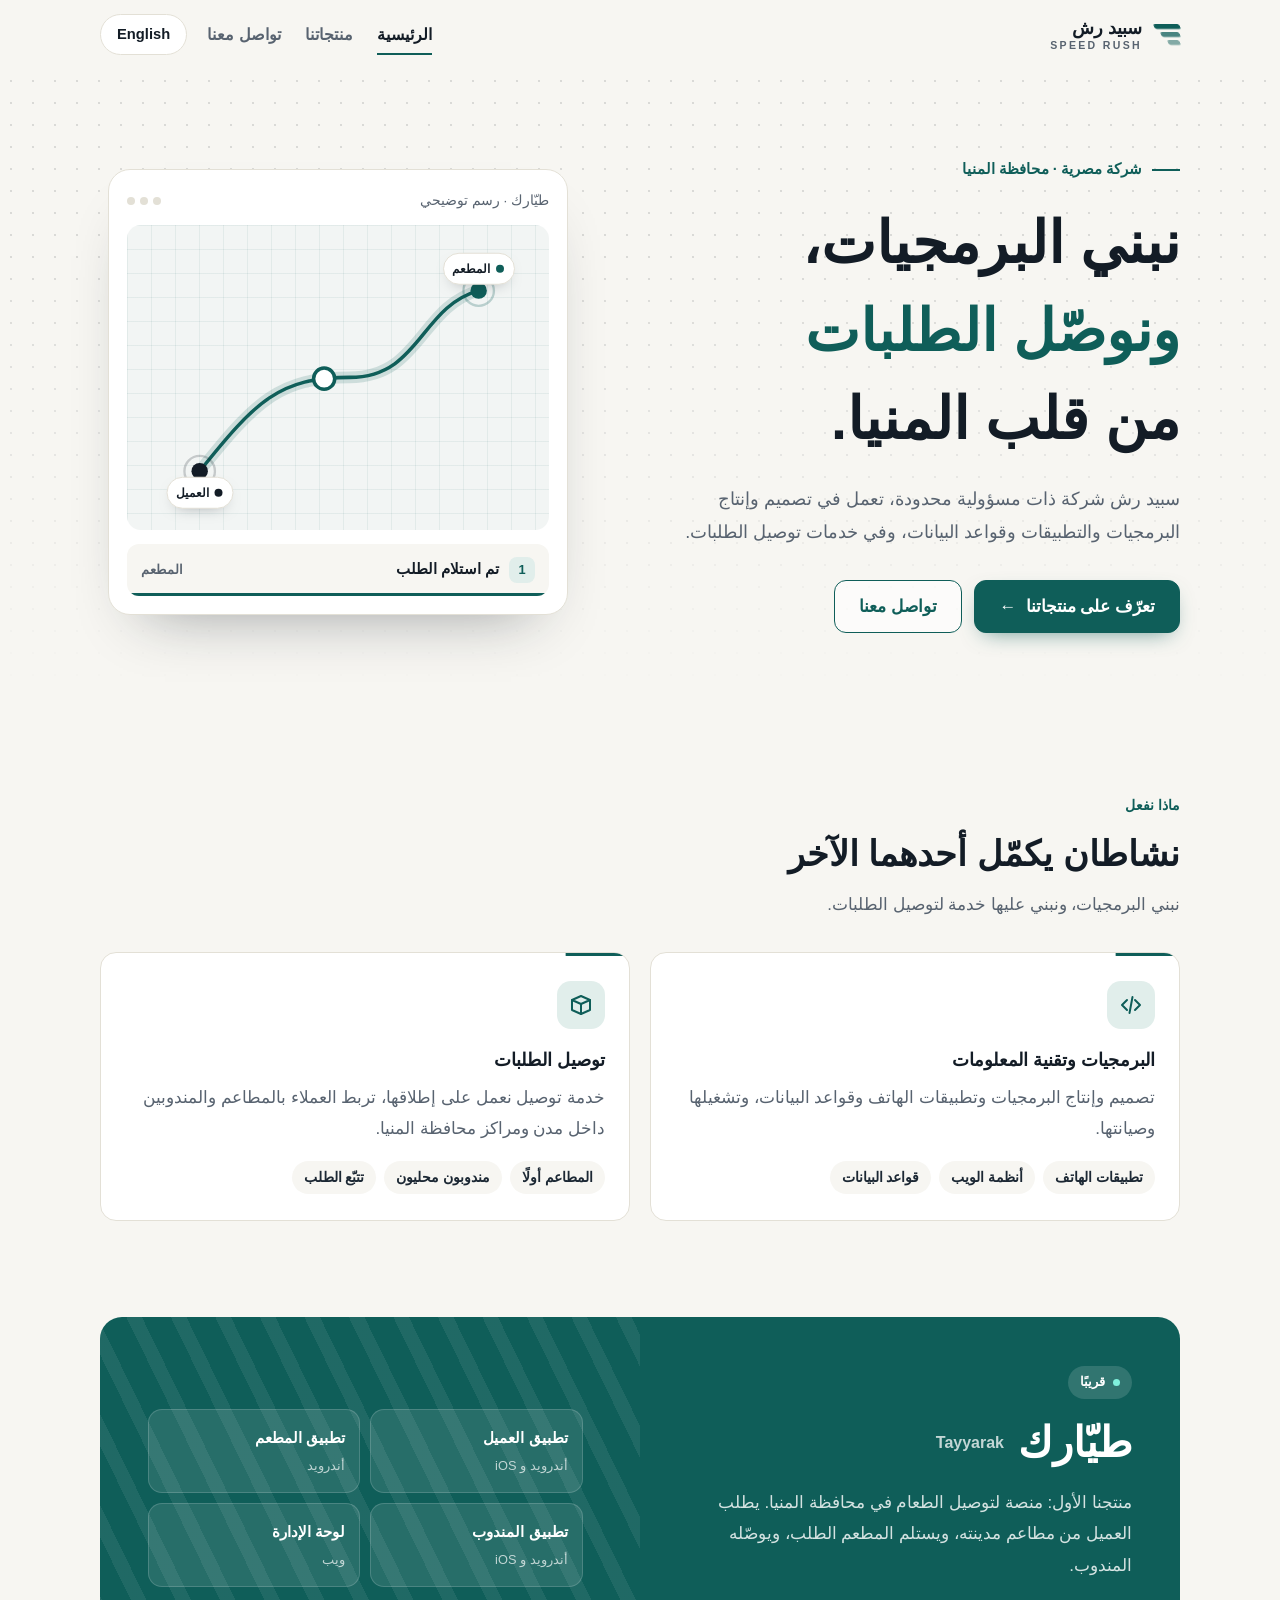
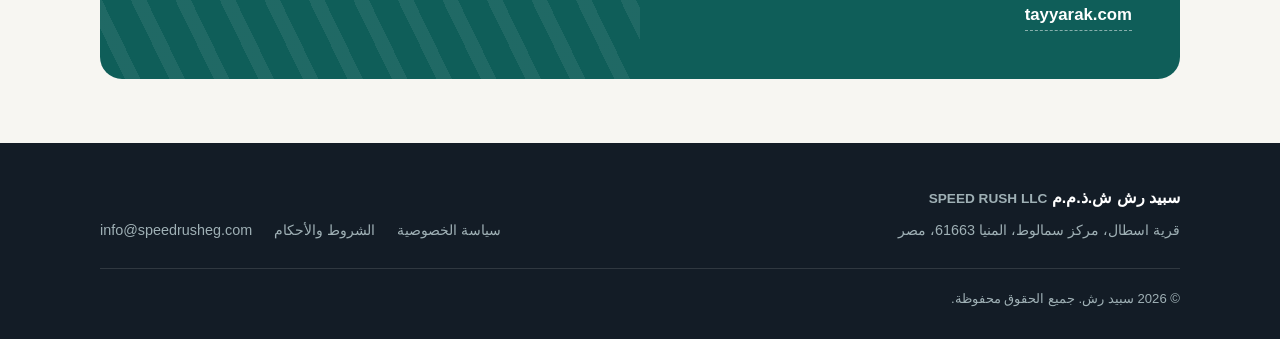
<file: index.html>
<!doctype html>
<html lang="ar" dir="rtl">
<head>
  <meta charset="utf-8">
  <meta name="viewport" content="width=device-width, initial-scale=1">
  <title>سبيد رش | برمجيات وتوصيل طلبات، المنيا</title>
  <meta name="description" content="سبيد رش ش.ذ.م.م شركة مصرية مقرّها محافظة المنيا، تعمل في تصميم وإنتاج البرمجيات والتطبيقات وقواعد البيانات وفي توصيل الطلبات.">
  <meta name="theme-color" content="#f7f6f2">
  <link rel="alternate" hreflang="ar" href="https://speedrusheg.com/">
  <link rel="alternate" hreflang="en" href="https://speedrusheg.com/en/">
  <link rel="stylesheet" href="/assets/style.css">
  <script>
    document.documentElement.classList.add("js");
    setTimeout(function () { if (!window.__motion) document.documentElement.classList.remove("js"); }, 2000);
  </script>
  <script src="/assets/motion.js" defer></script>
</head>
<body>
  <a class="skip" href="#main">تخطَّ إلى المحتوى</a>

  <header class="site-header">
    <div class="wrap">
      <a class="wordmark" href="/" aria-label="سبيد رش، الصفحة الرئيسية">
        <span class="bars" aria-hidden="true"><i></i><i></i><i></i></span>
        <span class="names">
          <span class="primary">سبيد رش</span>
          <span class="secondary latin" lang="en" dir="ltr">SPEED RUSH</span>
        </span>
      </a>
      <nav class="site-nav" aria-label="التنقل الرئيسي">
        <ul>
          <li><a href="/" aria-current="page">الرئيسية</a></li>
          <li><a href="/products">منتجاتنا</a></li>
          <li><a href="/contact">تواصل معنا</a></li>
        </ul>
      </nav>
      <a class="lang-switch latin" href="/en/" lang="en" hreflang="en">English</a>
    </div>
  </header>

  <main id="main">
    <section class="hero" aria-labelledby="hero-title">
      <div class="streaks" aria-hidden="true"><span></span><span></span><span></span><span></span><span></span></div>
      <div class="wrap hero-grid">
        <div class="hero-copy">
          <p class="eyebrow">شركة مصرية · محافظة المنيا</p>
          <h1 id="hero-title">
            <span class="line"><span style="--i:0">نبني البرمجيات،</span></span>
            <span class="line"><span style="--i:1" class="accent">ونوصّل الطلبات</span></span>
            <span class="line"><span style="--i:2">من قلب المنيا.</span></span>
          </h1>
          <p class="lead">سبيد رش شركة ذات مسؤولية محدودة، تعمل في تصميم وإنتاج البرمجيات والتطبيقات وقواعد البيانات، وفي خدمات توصيل الطلبات.</p>
          <div class="actions">
            <a class="btn btn-primary" href="/products">تعرّف على منتجاتنا <span class="arrow" aria-hidden="true">→</span></a>
            <a class="btn btn-ghost" href="/contact">تواصل معنا</a>
          </div>
        </div>

        <figure class="route-card" aria-hidden="true">
          <div class="route-top">
            <span>طيّارك · رسم توضيحي</span>
            <span class="dots"><i></i><i></i><i></i></span>
          </div>
          <div class="route-map">
            <svg viewBox="0 0 360 260" preserveAspectRatio="none" focusable="false">
              <path class="route-path-bg" d="M300 56 C 250 70, 250 130, 190 130 S 110 150, 62 210" />
              <path class="route-path" d="M300 56 C 250 70, 250 130, 190 130 S 110 150, 62 210" />
              <circle cx="300" cy="56" r="7" fill="#0f5e59" />
              <circle cx="300" cy="56" r="13" fill="none" stroke="#0f5e59" stroke-opacity=".25" stroke-width="2" />
              <circle cx="62" cy="210" r="7" fill="#131c26" />
              <circle cx="62" cy="210" r="13" fill="none" stroke="#131c26" stroke-opacity=".2" stroke-width="2" />
              <g class="mover">
                <circle r="9" fill="#ffffff" stroke="#0f5e59" stroke-width="3" />
                <animateMotion dur="7s" begin="1s" repeatCount="indefinite" calcMode="spline"
                  keyPoints="0;1;1" keyTimes="0;0.55;1" keySplines="0.16 1 0.3 1;0 0 1 1"
                  path="M300 56 C 250 70, 250 130, 190 130 S 110 150, 62 210" />
              </g>
            </svg>
            <span class="pin start">المطعم</span>
            <span class="pin end">العميل</span>
          </div>
          <div class="route-status">
            <div class="state"><b class="latin">1</b> تم استلام الطلب <small>المطعم</small></div>
            <div class="state"><b class="latin">2</b> في الطريق إليك <small>المندوب</small></div>
            <div class="state"><b class="latin">✓</b> تم التوصيل <small>العميل</small></div>
            <span class="route-progress"></span>
          </div>
        </figure>
      </div>
    </section>

    <section class="section" aria-labelledby="what">
      <div class="wrap">
        <div class="section-head reveal">
          <span class="kicker">ماذا نفعل</span>
          <h2 id="what">نشاطان يكمّل أحدهما الآخر</h2>
          <p class="section-intro">نبني البرمجيات، ونبني عليها خدمة لتوصيل الطلبات.</p>
        </div>
        <div class="cards">
          <article class="card reveal" style="--i:1">
            <span class="icon" aria-hidden="true">
              <svg viewBox="0 0 24 24" fill="none" stroke="currentColor" stroke-width="2" stroke-linecap="round" stroke-linejoin="round"><path d="M8 7l-5 5 5 5M16 7l5 5-5 5M13.5 4l-3 16"/></svg>
            </span>
            <h3>البرمجيات وتقنية المعلومات</h3>
            <p>تصميم وإنتاج البرمجيات وتطبيقات الهاتف وقواعد البيانات، وتشغيلها وصيانتها.</p>
            <ul>
              <li>تطبيقات الهاتف</li>
              <li>أنظمة الويب</li>
              <li>قواعد البيانات</li>
            </ul>
          </article>
          <article class="card reveal" style="--i:2">
            <span class="icon" aria-hidden="true">
              <svg viewBox="0 0 24 24" fill="none" stroke="currentColor" stroke-width="2" stroke-linecap="round" stroke-linejoin="round"><path d="M3 7l9-4 9 4-9 4-9-4z"/><path d="M3 7v10l9 4 9-4V7"/><path d="M12 11v10"/></svg>
            </span>
            <h3>توصيل الطلبات</h3>
            <p>خدمة توصيل نعمل على إطلاقها، تربط العملاء بالمطاعم والمندوبين داخل مدن ومراكز محافظة المنيا.</p>
            <ul>
              <li>المطاعم أولًا</li>
              <li>مندوبون محليون</li>
              <li>تتبّع الطلب</li>
            </ul>
          </article>
        </div>
      </div>
    </section>

    <section class="section" aria-labelledby="product-title" style="padding-top:0">
      <div class="wrap">
        <div class="product reveal">
          <div>
            <span class="badge">قريبًا</span>
            <div class="product-name" style="margin-top:14px">
              <h3 id="product-title">طيّارك</h3>
              <span class="en-name" lang="en" dir="ltr">Tayyarak</span>
            </div>
            <p>منتجنا الأول: منصة لتوصيل الطعام في محافظة المنيا. يطلب العميل من مطاعم مدينته، ويستلم المطعم الطلب، ويوصّله المندوب.</p>
            <span class="domain">tayyarak.com</span>
          </div>
          <ul class="apps" aria-label="مكوّنات طيّارك">
            <li>تطبيق العميل<span>أندرويد و iOS</span></li>
            <li>تطبيق المطعم<span>أندرويد</span></li>
            <li>تطبيق المندوب<span>أندرويد و iOS</span></li>
            <li>لوحة الإدارة<span>ويب</span></li>
          </ul>
        </div>
      </div>
    </section>

  </main>

  <footer class="site-footer">
    <div class="wrap">
      <div class="footer-main">
        <div class="footer-legal">
          <p class="footer-name">سبيد رش ش.ذ.م.م <span class="latin" lang="en" dir="ltr">SPEED RUSH LLC</span></p>
          <address>قرية اسطال، مركز سمالوط، المنيا <span class="latin">61663</span>، مصر</address>
        </div>
        <ul class="footer-links">
          <li><a href="/privacy">سياسة الخصوصية</a></li>
          <li><a href="/terms">الشروط والأحكام</a></li>
          <li><a class="latin" href="mailto:info@speedrusheg.com" dir="ltr">info@speedrusheg.com</a></li>
        </ul>
      </div>
      <p class="footer-copy">© <span class="latin">2026</span> سبيد رش. جميع الحقوق محفوظة.</p>
    </div>
  </footer>
</body>
</html>
</file>
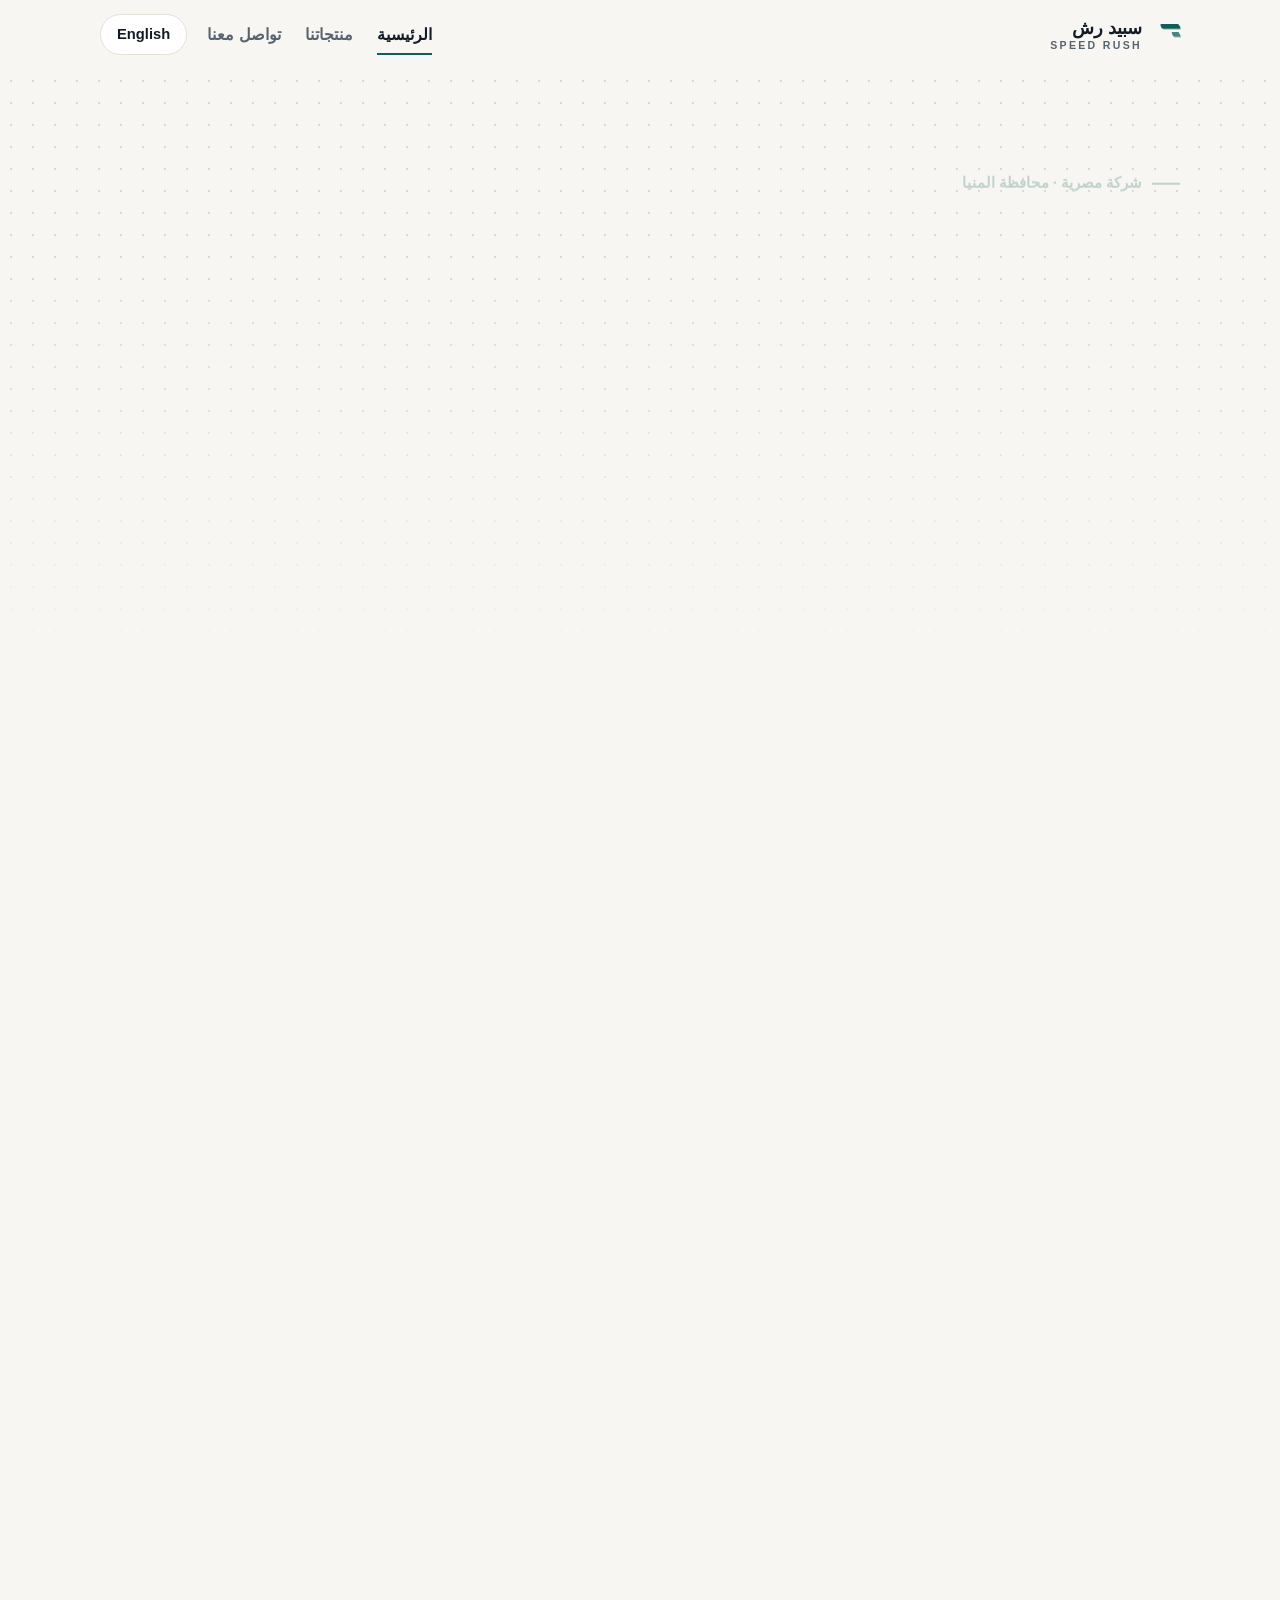
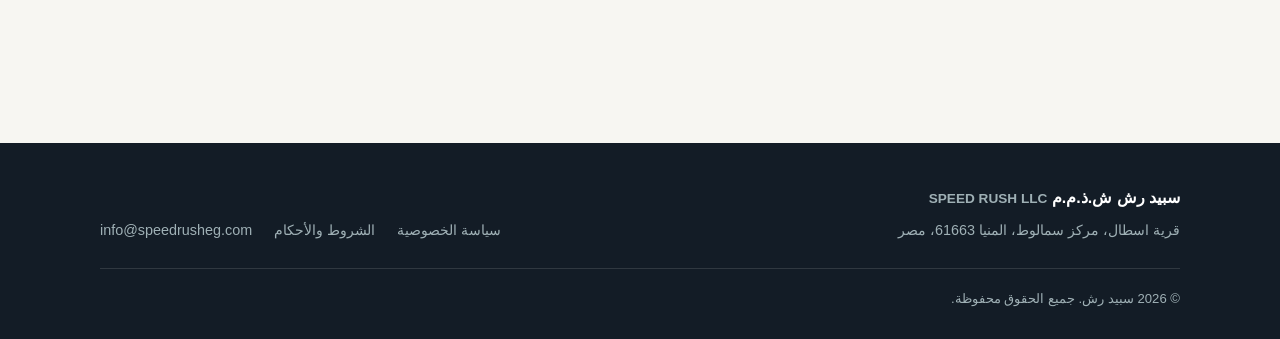
<file: ar/index.html>
<!doctype html>
<html lang="ar" dir="rtl">
<head>
  <meta charset="utf-8">
  <meta name="viewport" content="width=device-width, initial-scale=1">
  <title>سبيد رش</title>
  <meta name="robots" content="noindex">
  <link rel="canonical" href="https://speedrusheg.com/">
  <meta http-equiv="refresh" content="0; url=/">
</head>
<body>
  <p><a href="/">انتقلت الصفحة إلى speedrusheg.com/</a></p>
</body>
</html>
</file>
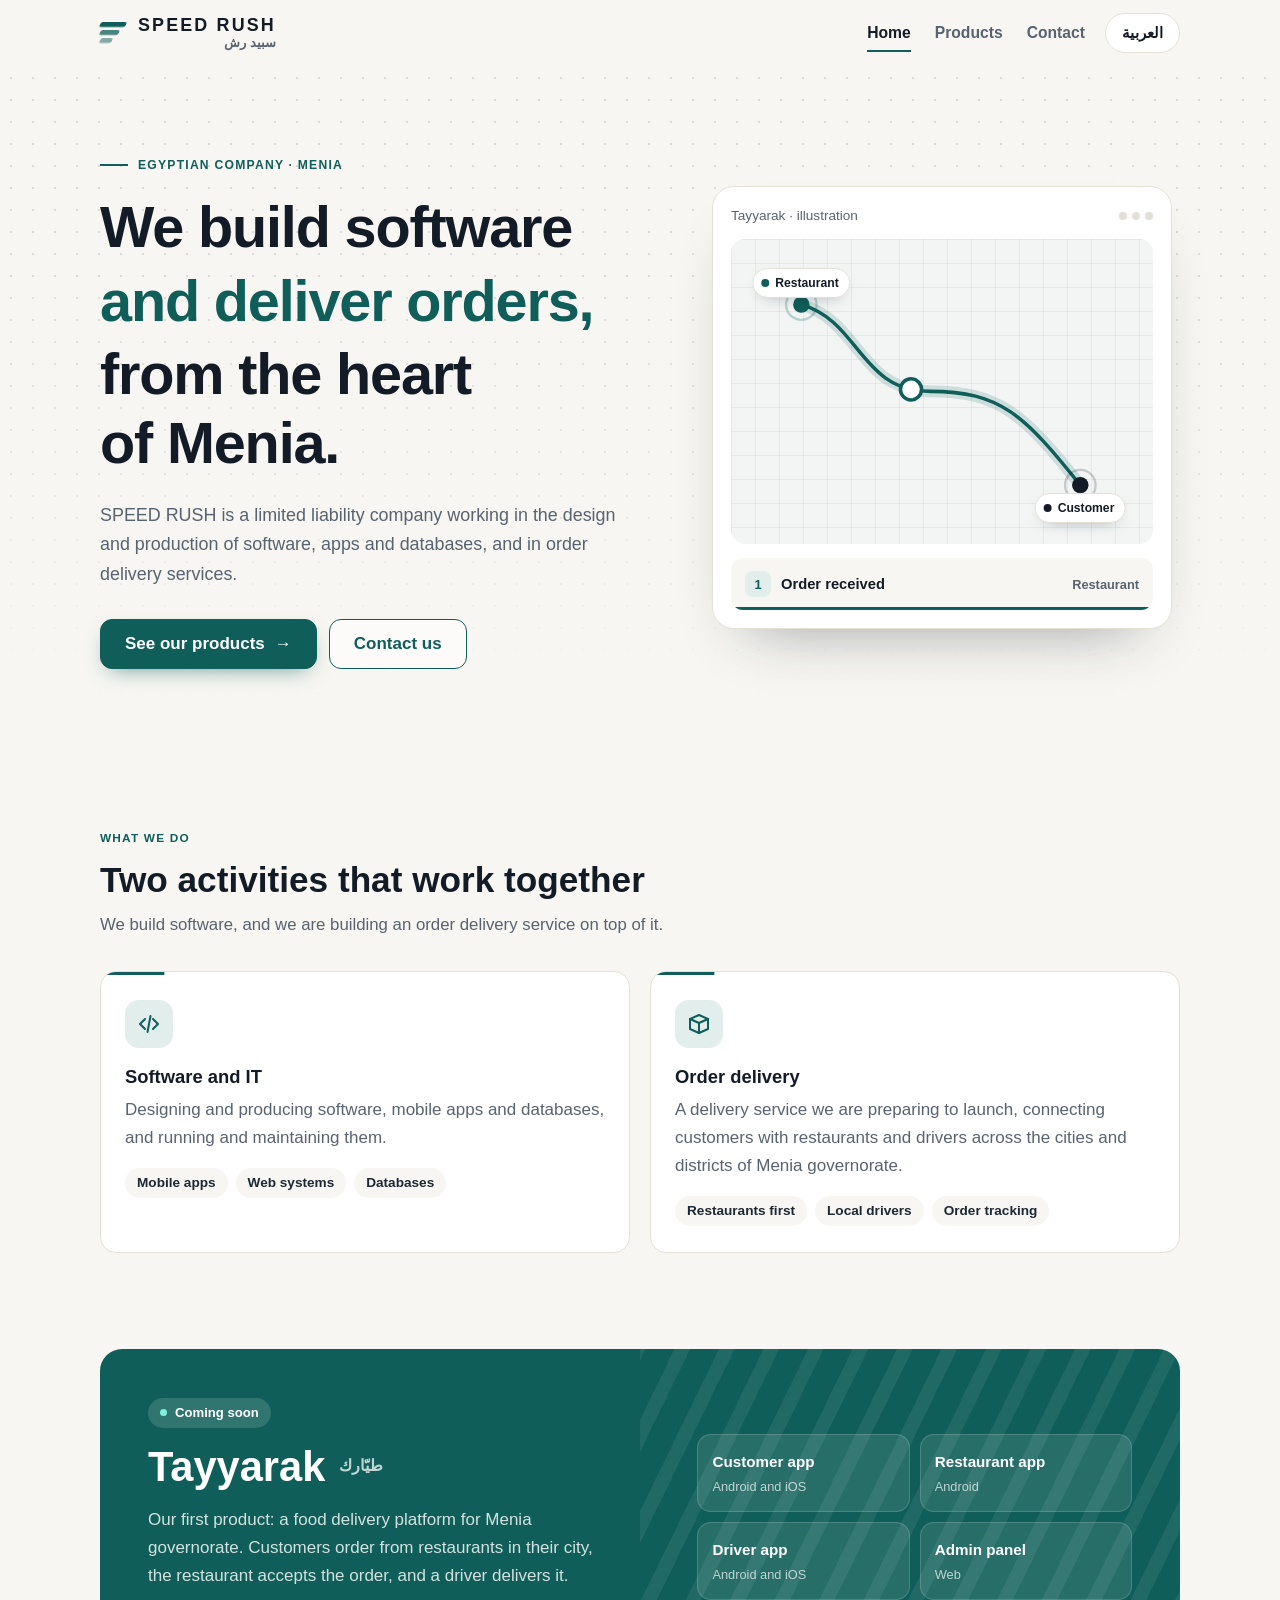
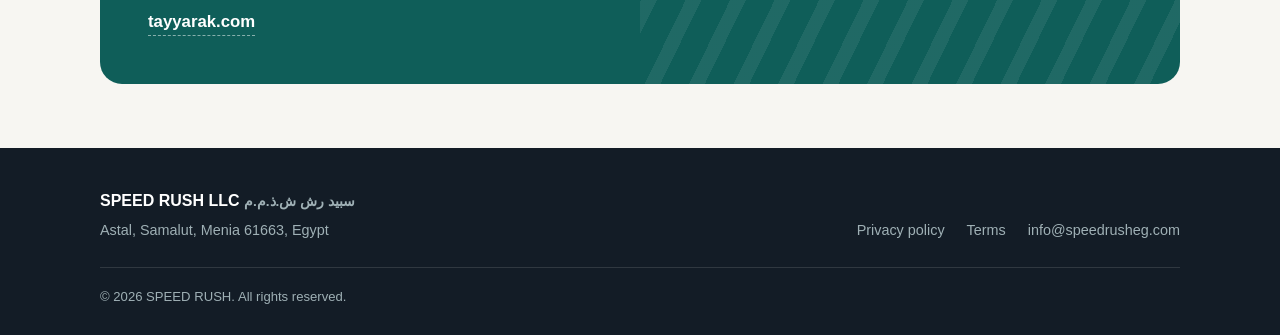
<file: en/index.html>
<!doctype html>
<html lang="en" dir="ltr">
<head>
  <meta charset="utf-8">
  <meta name="viewport" content="width=device-width, initial-scale=1">
  <title>SPEED RUSH | Software and order delivery, Menia</title>
  <meta name="description" content="SPEED RUSH LLC is an Egyptian company based in Menia governorate, working in software, app and database development and in order delivery.">
  <meta name="theme-color" content="#f7f6f2">
  <link rel="alternate" hreflang="ar" href="https://speedrusheg.com/">
  <link rel="alternate" hreflang="en" href="https://speedrusheg.com/en/">
  <link rel="stylesheet" href="/assets/style.css">
  <script>
    document.documentElement.classList.add("js");
    setTimeout(function () { if (!window.__motion) document.documentElement.classList.remove("js"); }, 2000);
  </script>
  <script src="/assets/motion.js" defer></script>
</head>
<body>
  <a class="skip" href="#main">Skip to content</a>

  <header class="site-header">
    <div class="wrap">
      <a class="wordmark" href="/en/" aria-label="SPEED RUSH, home">
        <span class="bars" aria-hidden="true"><i></i><i></i><i></i></span>
        <span class="names">
          <span class="primary">SPEED RUSH</span>
          <span class="secondary" lang="ar" dir="rtl">سبيد رش</span>
        </span>
      </a>
      <nav class="site-nav" aria-label="Main">
        <ul>
          <li><a href="/en/" aria-current="page">Home</a></li>
          <li><a href="/en/products">Products</a></li>
          <li><a href="/en/contact">Contact</a></li>
        </ul>
      </nav>
      <a class="lang-switch" href="/" lang="ar" hreflang="ar">العربية</a>
    </div>
  </header>

  <main id="main">
    <section class="hero" aria-labelledby="hero-title">
      <div class="streaks" aria-hidden="true"><span></span><span></span><span></span><span></span><span></span></div>
      <div class="wrap hero-grid">
        <div class="hero-copy">
          <p class="eyebrow">Egyptian company · Menia</p>
          <h1 id="hero-title">
            <span class="line"><span style="--i:0">We build software</span></span>
            <span class="line"><span style="--i:1" class="accent">and deliver orders,</span></span>
            <span class="line"><span style="--i:2">from the heart of Menia.</span></span>
          </h1>
          <p class="lead">SPEED RUSH is a limited liability company working in the design and production of software, apps and databases, and in order delivery services.</p>
          <div class="actions">
            <a class="btn btn-primary" href="/en/products">See our products <span class="arrow" aria-hidden="true">→</span></a>
            <a class="btn btn-ghost" href="/en/contact">Contact us</a>
          </div>
        </div>

        <figure class="route-card" aria-hidden="true">
          <div class="route-top">
            <span>Tayyarak · illustration</span>
            <span class="dots"><i></i><i></i><i></i></span>
          </div>
          <div class="route-map">
            <svg viewBox="0 0 360 260" preserveAspectRatio="none" focusable="false">
              <path class="route-path-bg" d="M300 56 C 250 70, 250 130, 190 130 S 110 150, 62 210" />
              <path class="route-path" d="M300 56 C 250 70, 250 130, 190 130 S 110 150, 62 210" />
              <circle cx="300" cy="56" r="7" fill="#0f5e59" />
              <circle cx="300" cy="56" r="13" fill="none" stroke="#0f5e59" stroke-opacity=".25" stroke-width="2" />
              <circle cx="62" cy="210" r="7" fill="#131c26" />
              <circle cx="62" cy="210" r="13" fill="none" stroke="#131c26" stroke-opacity=".2" stroke-width="2" />
              <g class="mover">
                <circle r="9" fill="#ffffff" stroke="#0f5e59" stroke-width="3" />
                <animateMotion dur="7s" begin="1s" repeatCount="indefinite" calcMode="spline"
                  keyPoints="0;1;1" keyTimes="0;0.55;1" keySplines="0.16 1 0.3 1;0 0 1 1"
                  path="M300 56 C 250 70, 250 130, 190 130 S 110 150, 62 210" />
              </g>
            </svg>
            <span class="pin start">Restaurant</span>
            <span class="pin end">Customer</span>
          </div>
          <div class="route-status">
            <div class="state"><b>1</b> Order received <small>Restaurant</small></div>
            <div class="state"><b>2</b> On the way <small>Driver</small></div>
            <div class="state"><b>✓</b> Delivered <small>Customer</small></div>
            <span class="route-progress"></span>
          </div>
        </figure>
      </div>
    </section>

    <section class="section" aria-labelledby="what">
      <div class="wrap">
        <div class="section-head reveal">
          <span class="kicker">What we do</span>
          <h2 id="what">Two activities that work together</h2>
          <p class="section-intro">We build software, and we are building an order delivery service on top of it.</p>
        </div>
        <div class="cards">
          <article class="card reveal" style="--i:1">
            <span class="icon" aria-hidden="true">
              <svg viewBox="0 0 24 24" fill="none" stroke="currentColor" stroke-width="2" stroke-linecap="round" stroke-linejoin="round"><path d="M8 7l-5 5 5 5M16 7l5 5-5 5M13.5 4l-3 16"/></svg>
            </span>
            <h3>Software and IT</h3>
            <p>Designing and producing software, mobile apps and databases, and running and maintaining them.</p>
            <ul>
              <li>Mobile apps</li>
              <li>Web systems</li>
              <li>Databases</li>
            </ul>
          </article>
          <article class="card reveal" style="--i:2">
            <span class="icon" aria-hidden="true">
              <svg viewBox="0 0 24 24" fill="none" stroke="currentColor" stroke-width="2" stroke-linecap="round" stroke-linejoin="round"><path d="M3 7l9-4 9 4-9 4-9-4z"/><path d="M3 7v10l9 4 9-4V7"/><path d="M12 11v10"/></svg>
            </span>
            <h3>Order delivery</h3>
            <p>A delivery service we are preparing to launch, connecting customers with restaurants and drivers across the cities and districts of Menia governorate.</p>
            <ul>
              <li>Restaurants first</li>
              <li>Local drivers</li>
              <li>Order tracking</li>
            </ul>
          </article>
        </div>
      </div>
    </section>

    <section class="section" aria-labelledby="product-title" style="padding-top:0">
      <div class="wrap">
        <div class="product reveal">
          <div>
            <span class="badge">Coming soon</span>
            <div class="product-name" style="margin-top:14px">
              <h3 id="product-title">Tayyarak</h3>
              <span class="en-name" lang="ar" dir="rtl">طيّارك</span>
            </div>
            <p>Our first product: a food delivery platform for Menia governorate. Customers order from restaurants in their city, the restaurant accepts the order, and a driver delivers it.</p>
            <span class="domain">tayyarak.com</span>
          </div>
          <ul class="apps" aria-label="Tayyarak components">
            <li>Customer app<span>Android and iOS</span></li>
            <li>Restaurant app<span>Android</span></li>
            <li>Driver app<span>Android and iOS</span></li>
            <li>Admin panel<span>Web</span></li>
          </ul>
        </div>
      </div>
    </section>

  </main>

  <footer class="site-footer">
    <div class="wrap">
      <div class="footer-main">
        <div class="footer-legal">
          <p class="footer-name">SPEED RUSH LLC <span lang="ar" dir="rtl">سبيد رش ش.ذ.م.م</span></p>
          <address>Astal, Samalut, Menia 61663, Egypt</address>
        </div>
        <ul class="footer-links">
          <li><a href="/en/privacy">Privacy policy</a></li>
          <li><a href="/en/terms">Terms</a></li>
          <li><a href="mailto:info@speedrusheg.com">info@speedrusheg.com</a></li>
        </ul>
      </div>
      <p class="footer-copy">© 2026 SPEED RUSH. All rights reserved.</p>
    </div>
  </footer>
</body>
</html>
</file>
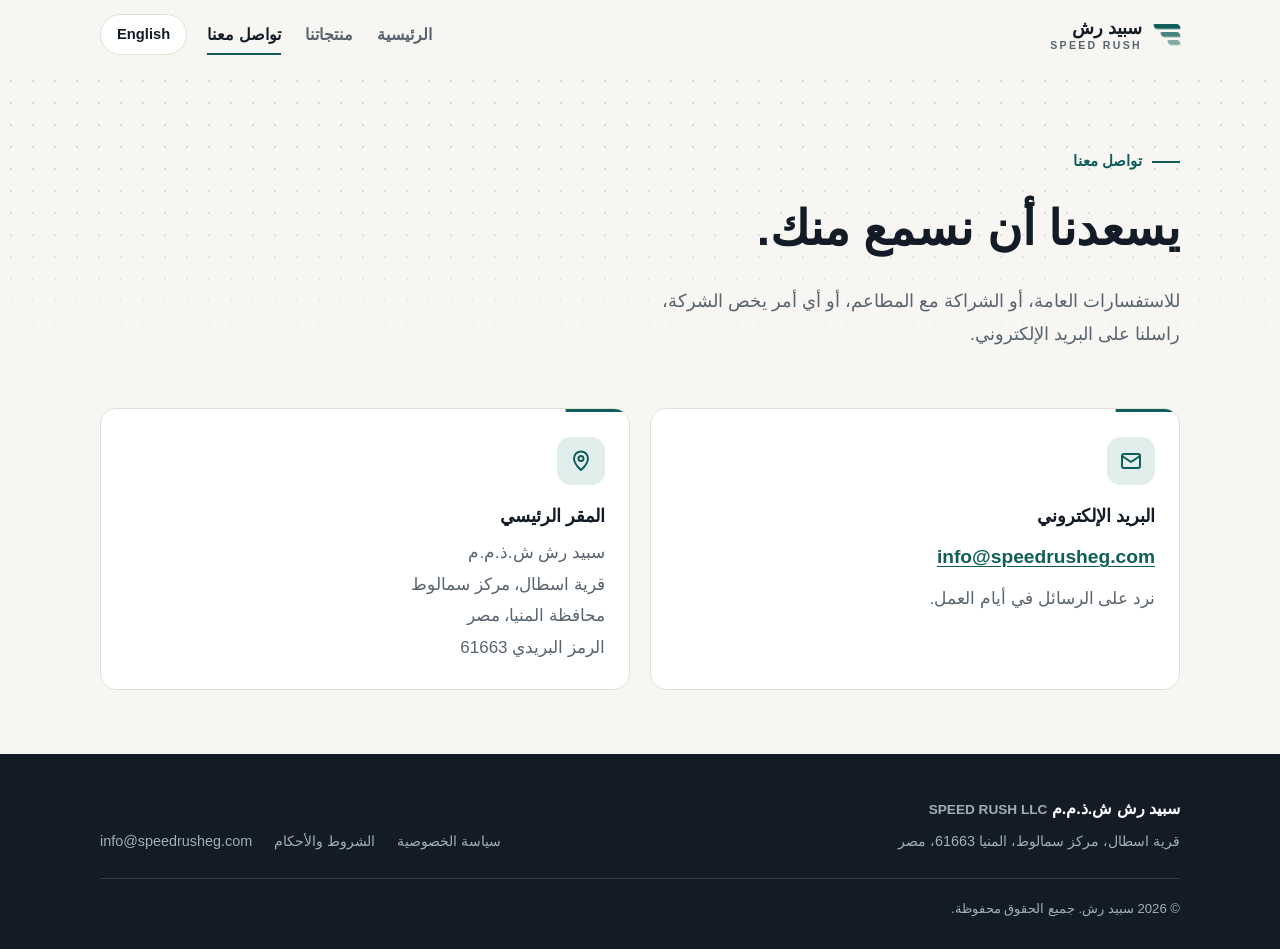
<file: contact.html>
<!doctype html>
<html lang="ar" dir="rtl">
<head>
  <meta charset="utf-8">
  <meta name="viewport" content="width=device-width, initial-scale=1">
  <title>تواصل معنا | سبيد رش</title>
  <meta name="description" content="عنوان شركة سبيد رش ش.ذ.م.م في قرية اسطال، مركز سمالوط، محافظة المنيا، والبريد الإلكتروني للتواصل.">
  <meta name="theme-color" content="#f7f6f2">
  <link rel="alternate" hreflang="ar" href="https://speedrusheg.com/contact">
  <link rel="alternate" hreflang="en" href="https://speedrusheg.com/en/contact">
  <link rel="stylesheet" href="/assets/style.css">
  <script>
    document.documentElement.classList.add("js");
    setTimeout(function () { if (!window.__motion) document.documentElement.classList.remove("js"); }, 2000);
  </script>
  <script src="/assets/motion.js" defer></script>
</head>
<body>
  <a class="skip" href="#main">تخطَّ إلى المحتوى</a>

  <header class="site-header">
    <div class="wrap">
      <a class="wordmark" href="/" aria-label="سبيد رش، الصفحة الرئيسية">
        <span class="bars" aria-hidden="true"><i></i><i></i><i></i></span>
        <span class="names">
          <span class="primary">سبيد رش</span>
          <span class="secondary latin" lang="en" dir="ltr">SPEED RUSH</span>
        </span>
      </a>
      <nav class="site-nav" aria-label="التنقل الرئيسي">
        <ul>
          <li><a href="/">الرئيسية</a></li>
          <li><a href="/products">منتجاتنا</a></li>
          <li><a href="/contact" aria-current="page">تواصل معنا</a></li>
        </ul>
      </nav>
      <a class="lang-switch latin" href="/en/contact" lang="en" hreflang="en">English</a>
    </div>
  </header>

  <main id="main">
    <section class="hero page-hero" aria-labelledby="page-title">
      <div class="streaks" aria-hidden="true"><span></span><span></span><span></span></div>
      <div class="wrap">
        <p class="eyebrow">تواصل معنا</p>
        <h1 id="page-title">
          <span class="line"><span style="--i:0">يسعدنا أن نسمع منك.</span></span>
        </h1>
        <p class="lead">للاستفسارات العامة، أو الشراكة مع المطاعم، أو أي أمر يخص الشركة، راسلنا على البريد الإلكتروني.</p>
      </div>
    </section>

    <section class="section" aria-label="بيانات التواصل" style="padding-top:0">
      <div class="wrap">
        <div class="contact-grid">
          <article class="card reveal" style="--i:1">
            <span class="icon" aria-hidden="true">
              <svg viewBox="0 0 24 24" fill="none" stroke="currentColor" stroke-width="2" stroke-linecap="round" stroke-linejoin="round"><rect x="3" y="5" width="18" height="14" rx="2"/><path d="M3 7l9 6 9-6"/></svg>
            </span>
            <h2 style="font-size:1.15rem">البريد الإلكتروني</h2>
            <a class="contact-value" href="mailto:info@speedrusheg.com">info@speedrusheg.com</a>
            <p>نرد على الرسائل في أيام العمل.</p>
          </article>
          <article class="card reveal" style="--i:2">
            <span class="icon" aria-hidden="true">
              <svg viewBox="0 0 24 24" fill="none" stroke="currentColor" stroke-width="2" stroke-linecap="round" stroke-linejoin="round"><path d="M12 21s-7-6.2-7-11.5A7 7 0 0 1 19 9.5C19 14.8 12 21 12 21z"/><circle cx="12" cy="9.5" r="2.5"/></svg>
            </span>
            <h2 style="font-size:1.15rem">المقر الرئيسي</h2>
            <address>
              سبيد رش ش.ذ.م.م<br>
              قرية اسطال، مركز سمالوط<br>
              محافظة المنيا، مصر<br>
              الرمز البريدي <span class="latin">61663</span>
            </address>
          </article>
          <!-- Phone: not published yet. Add a third card here once the company confirms an official number. -->
        </div>
      </div>
    </section>

  </main>

  <footer class="site-footer">
    <div class="wrap">
      <div class="footer-main">
        <div class="footer-legal">
          <p class="footer-name">سبيد رش ش.ذ.م.م <span class="latin" lang="en" dir="ltr">SPEED RUSH LLC</span></p>
          <address>قرية اسطال، مركز سمالوط، المنيا <span class="latin">61663</span>، مصر</address>
        </div>
        <ul class="footer-links">
          <li><a href="/privacy">سياسة الخصوصية</a></li>
          <li><a href="/terms">الشروط والأحكام</a></li>
          <li><a class="latin" href="mailto:info@speedrusheg.com" dir="ltr">info@speedrusheg.com</a></li>
        </ul>
      </div>
      <p class="footer-copy">© <span class="latin">2026</span> سبيد رش. جميع الحقوق محفوظة.</p>
    </div>
  </footer>
</body>
</html>
</file>
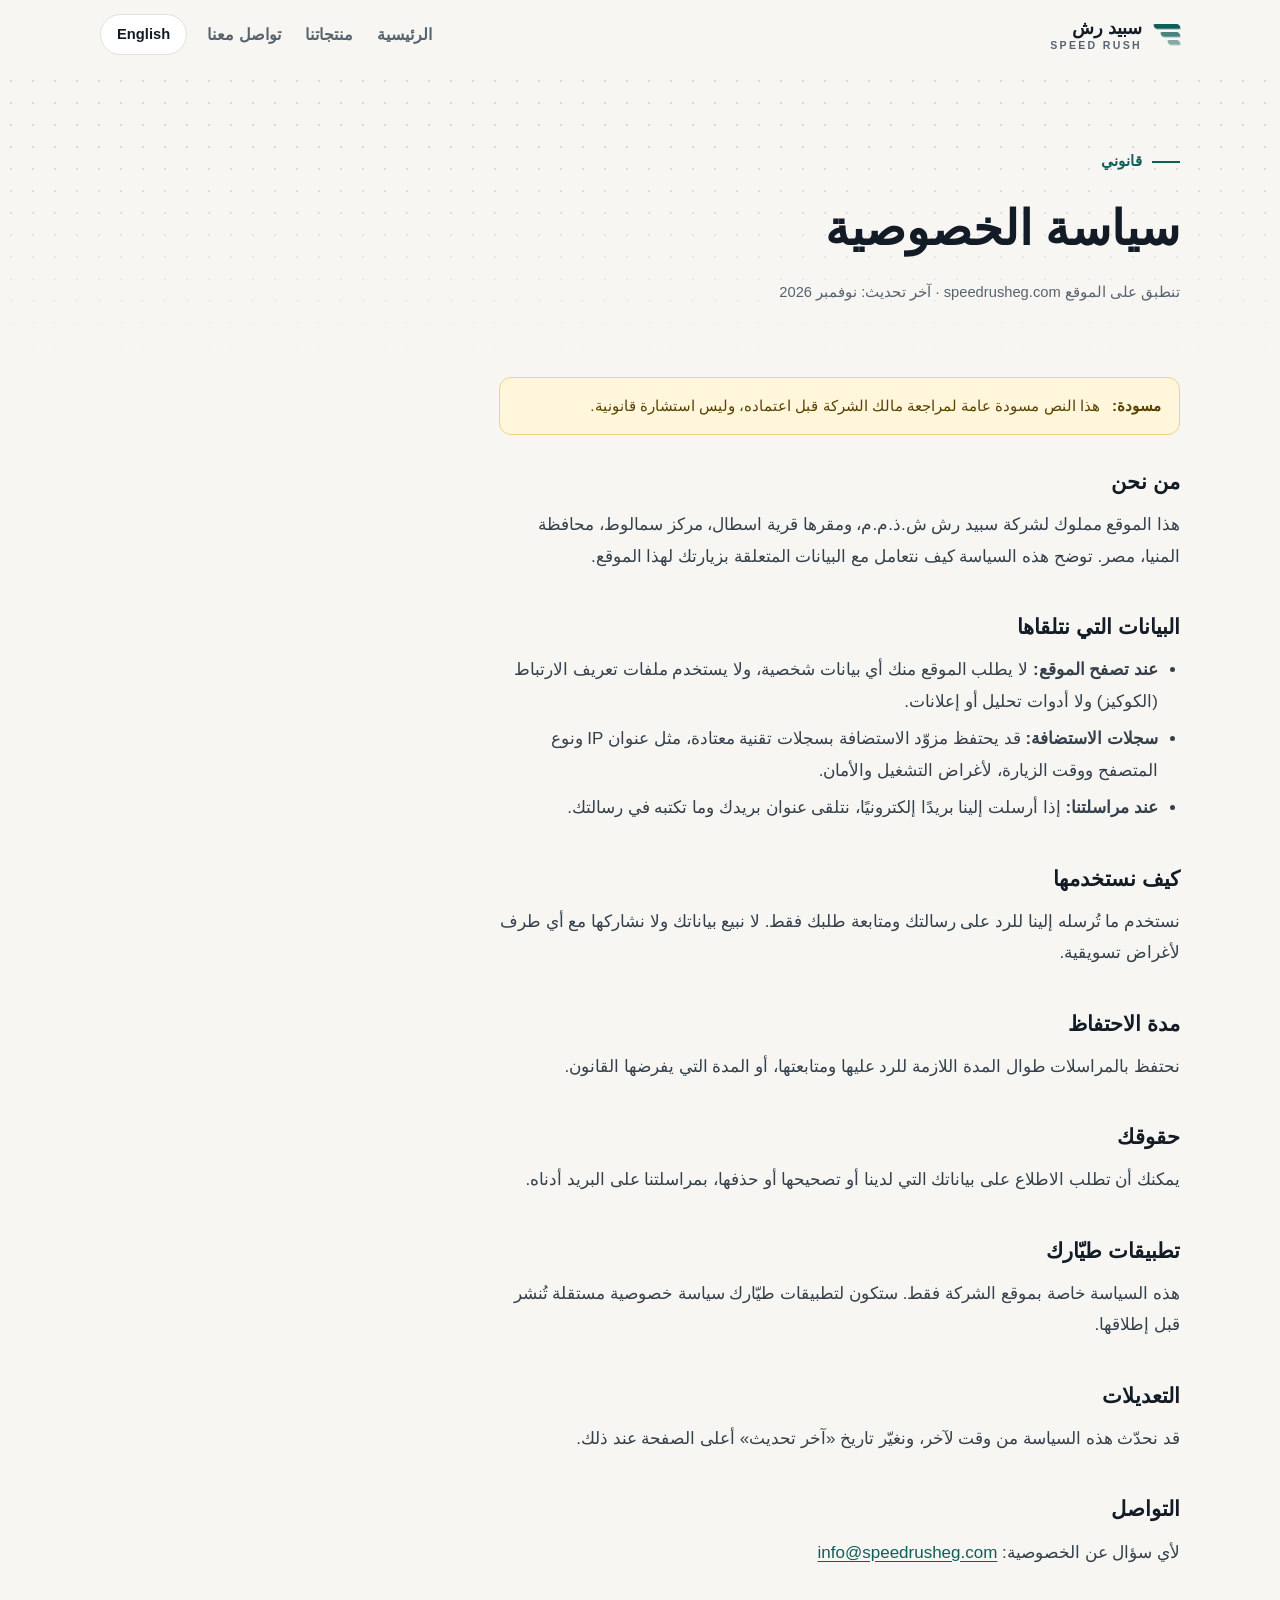
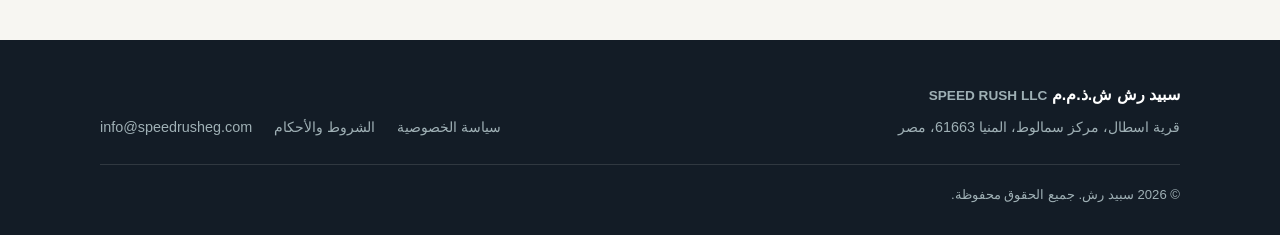
<file: privacy.html>
<!doctype html>
<html lang="ar" dir="rtl">
<head>
  <meta charset="utf-8">
  <meta name="viewport" content="width=device-width, initial-scale=1">
  <title>سياسة الخصوصية | سبيد رش</title>
  <meta name="description" content="سياسة الخصوصية لموقع شركة سبيد رش ش.ذ.م.م speedrusheg.com: ما البيانات التي نتلقاها وكيف نستخدمها.">
  <meta name="theme-color" content="#f7f6f2">
  <link rel="alternate" hreflang="ar" href="https://speedrusheg.com/privacy">
  <link rel="alternate" hreflang="en" href="https://speedrusheg.com/en/privacy">
  <link rel="stylesheet" href="/assets/style.css">
  <script>
    document.documentElement.classList.add("js");
    setTimeout(function () { if (!window.__motion) document.documentElement.classList.remove("js"); }, 2000);
  </script>
  <script src="/assets/motion.js" defer></script>
</head>
<body>
  <a class="skip" href="#main">تخطَّ إلى المحتوى</a>

  <header class="site-header">
    <div class="wrap">
      <a class="wordmark" href="/" aria-label="سبيد رش، الصفحة الرئيسية">
        <span class="bars" aria-hidden="true"><i></i><i></i><i></i></span>
        <span class="names">
          <span class="primary">سبيد رش</span>
          <span class="secondary latin" lang="en" dir="ltr">SPEED RUSH</span>
        </span>
      </a>
      <nav class="site-nav" aria-label="التنقل الرئيسي">
        <ul>
          <li><a href="/">الرئيسية</a></li>
          <li><a href="/products">منتجاتنا</a></li>
          <li><a href="/contact">تواصل معنا</a></li>
        </ul>
      </nav>
      <a class="lang-switch latin" href="/en/privacy" lang="en" hreflang="en">English</a>
    </div>
  </header>

  <main id="main">
    <section class="hero page-hero" aria-labelledby="page-title">
      <div class="wrap">
        <p class="eyebrow">قانوني</p>
        <h1 id="page-title">
          <span class="line"><span style="--i:0">سياسة الخصوصية</span></span>
        </h1>
        <p class="meta-line">تنطبق على الموقع <span class="latin ltr">speedrusheg.com</span> · آخر تحديث: نوفمبر 2026</p>
      </div>
    </section>

    <div class="wrap">
      <article class="prose">
        <p class="notice" role="note"><strong>مسودة:</strong> <span>هذا النص مسودة عامة لمراجعة مالك الشركة قبل اعتماده، وليس استشارة قانونية.</span></p>

        <h2>من نحن</h2>
        <p>هذا الموقع مملوك لشركة سبيد رش ش.ذ.م.م، ومقرها قرية اسطال، مركز سمالوط، محافظة المنيا، مصر. توضح هذه السياسة كيف نتعامل مع البيانات المتعلقة بزيارتك لهذا الموقع.</p>

        <h2>البيانات التي نتلقاها</h2>
        <ul>
          <li><strong>عند تصفح الموقع:</strong> لا يطلب الموقع منك أي بيانات شخصية، ولا يستخدم ملفات تعريف الارتباط (الكوكيز) ولا أدوات تحليل أو إعلانات.</li>
          <li><strong>سجلات الاستضافة:</strong> قد يحتفظ مزوّد الاستضافة بسجلات تقنية معتادة، مثل عنوان IP ونوع المتصفح ووقت الزيارة، لأغراض التشغيل والأمان.</li>
          <li><strong>عند مراسلتنا:</strong> إذا أرسلت إلينا بريدًا إلكترونيًا، نتلقى عنوان بريدك وما تكتبه في رسالتك.</li>
        </ul>

        <h2>كيف نستخدمها</h2>
        <p>نستخدم ما تُرسله إلينا للرد على رسالتك ومتابعة طلبك فقط. لا نبيع بياناتك ولا نشاركها مع أي طرف لأغراض تسويقية.</p>

        <h2>مدة الاحتفاظ</h2>
        <p>نحتفظ بالمراسلات طوال المدة اللازمة للرد عليها ومتابعتها، أو المدة التي يفرضها القانون.</p>

        <h2>حقوقك</h2>
        <p>يمكنك أن تطلب الاطلاع على بياناتك التي لدينا أو تصحيحها أو حذفها، بمراسلتنا على البريد أدناه.</p>

        <h2>تطبيقات طيّارك</h2>
        <p>هذه السياسة خاصة بموقع الشركة فقط. ستكون لتطبيقات طيّارك سياسة خصوصية مستقلة تُنشر قبل إطلاقها.</p>

        <h2>التعديلات</h2>
        <p>قد نحدّث هذه السياسة من وقت لآخر، ونغيّر تاريخ «آخر تحديث» أعلى الصفحة عند ذلك.</p>

        <h2>التواصل</h2>
        <p>لأي سؤال عن الخصوصية: <a class="latin ltr" href="mailto:info@speedrusheg.com">info@speedrusheg.com</a></p>
      </article>
    </div>
  </main>

  <footer class="site-footer">
    <div class="wrap">
      <div class="footer-main">
        <div class="footer-legal">
          <p class="footer-name">سبيد رش ش.ذ.م.م <span class="latin" lang="en" dir="ltr">SPEED RUSH LLC</span></p>
          <address>قرية اسطال، مركز سمالوط، المنيا <span class="latin">61663</span>، مصر</address>
        </div>
        <ul class="footer-links">
          <li><a href="/privacy" aria-current="page">سياسة الخصوصية</a></li>
          <li><a href="/terms">الشروط والأحكام</a></li>
          <li><a class="latin" href="mailto:info@speedrusheg.com" dir="ltr">info@speedrusheg.com</a></li>
        </ul>
      </div>
      <p class="footer-copy">© <span class="latin">2026</span> سبيد رش. جميع الحقوق محفوظة.</p>
    </div>
  </footer>
</body>
</html>
</file>
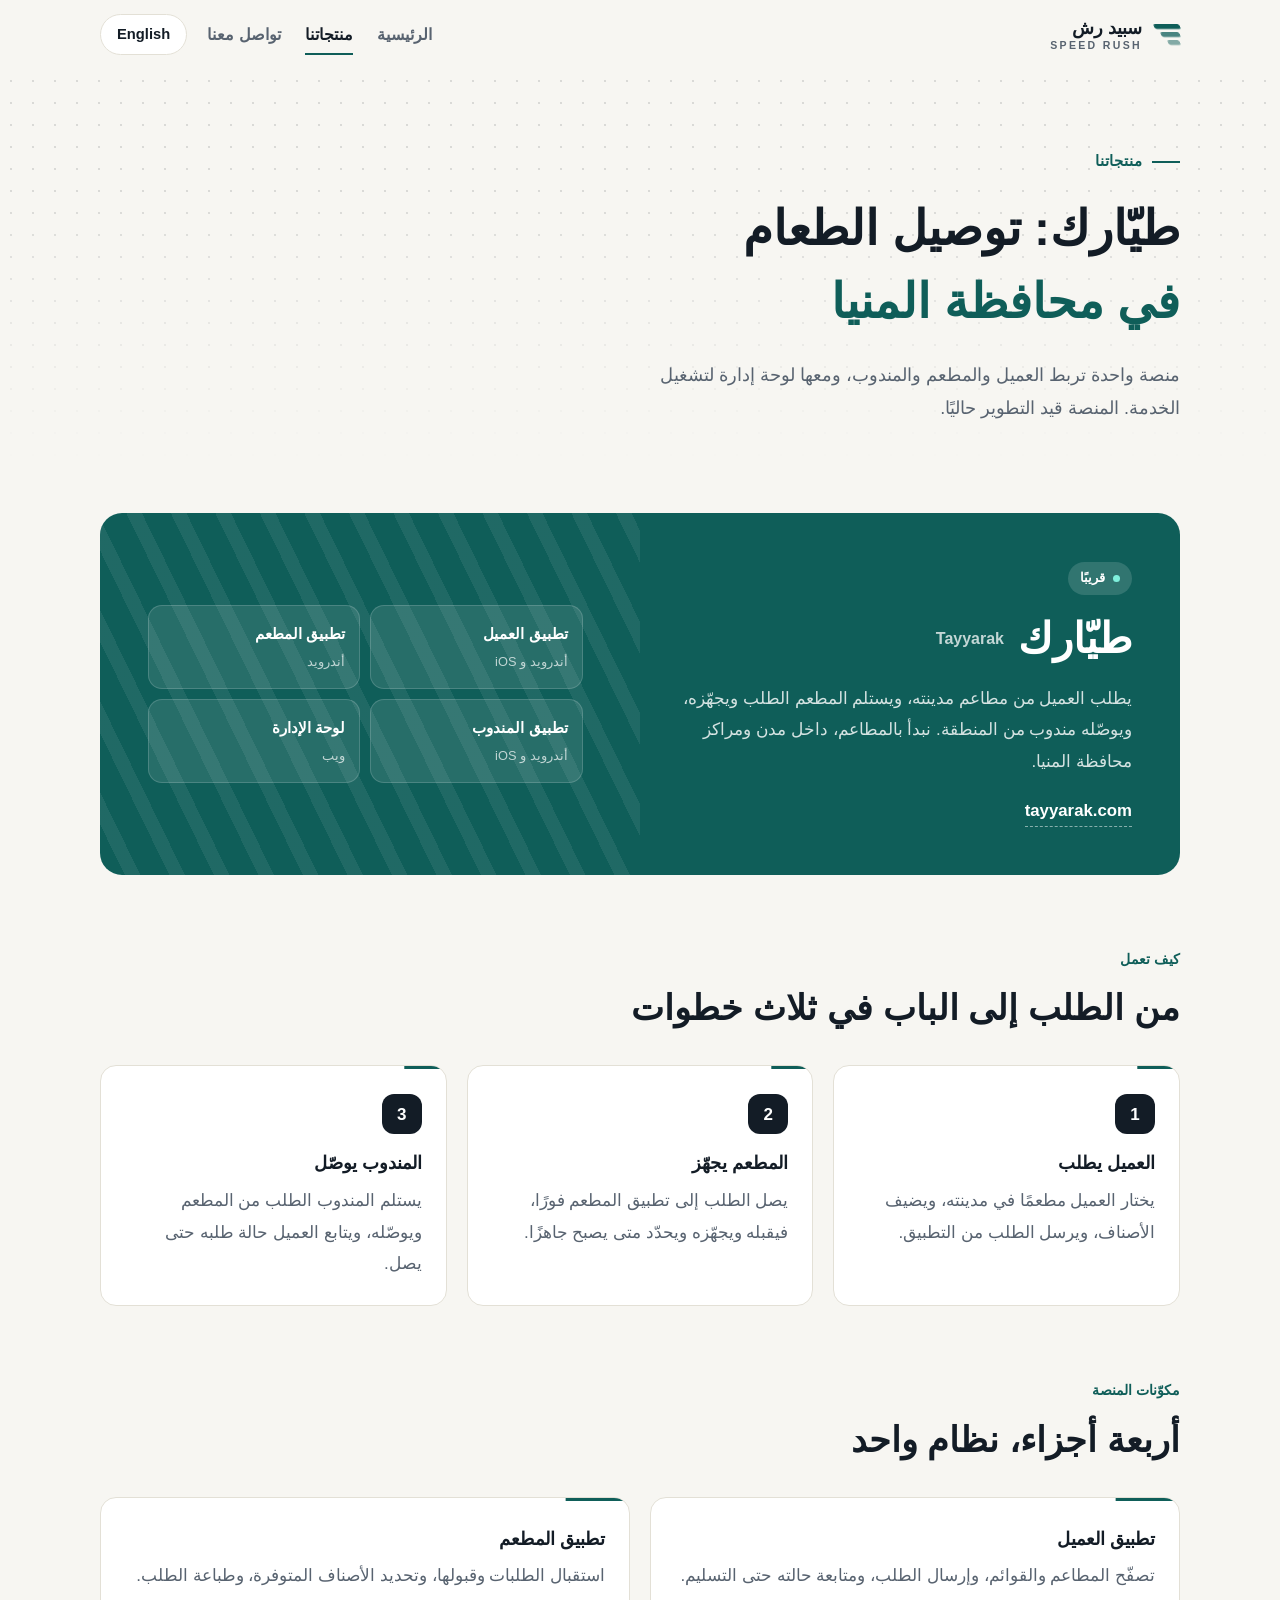
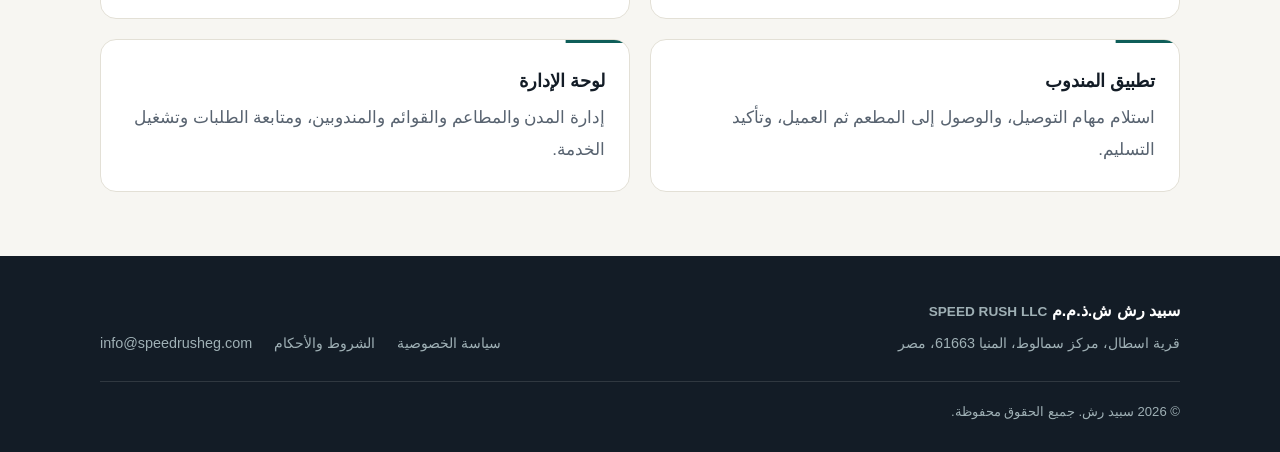
<file: products.html>
<!doctype html>
<html lang="ar" dir="rtl">
<head>
  <meta charset="utf-8">
  <meta name="viewport" content="width=device-width, initial-scale=1">
  <title>منتجاتنا | سبيد رش</title>
  <meta name="description" content="طيّارك، منصة سبيد رش لتوصيل الطعام في محافظة المنيا: تطبيق للعميل وتطبيق للمطعم وتطبيق للمندوب ولوحة إدارة. قريبًا.">
  <meta name="theme-color" content="#f7f6f2">
  <link rel="alternate" hreflang="ar" href="https://speedrusheg.com/products">
  <link rel="alternate" hreflang="en" href="https://speedrusheg.com/en/products">
  <link rel="stylesheet" href="/assets/style.css">
  <script>
    document.documentElement.classList.add("js");
    setTimeout(function () { if (!window.__motion) document.documentElement.classList.remove("js"); }, 2000);
  </script>
  <script src="/assets/motion.js" defer></script>
</head>
<body>
  <a class="skip" href="#main">تخطَّ إلى المحتوى</a>

  <header class="site-header">
    <div class="wrap">
      <a class="wordmark" href="/" aria-label="سبيد رش، الصفحة الرئيسية">
        <span class="bars" aria-hidden="true"><i></i><i></i><i></i></span>
        <span class="names">
          <span class="primary">سبيد رش</span>
          <span class="secondary latin" lang="en" dir="ltr">SPEED RUSH</span>
        </span>
      </a>
      <nav class="site-nav" aria-label="التنقل الرئيسي">
        <ul>
          <li><a href="/">الرئيسية</a></li>
          <li><a href="/products" aria-current="page">منتجاتنا</a></li>
          <li><a href="/contact">تواصل معنا</a></li>
        </ul>
      </nav>
      <a class="lang-switch latin" href="/en/products" lang="en" hreflang="en">English</a>
    </div>
  </header>

  <main id="main">
    <section class="hero page-hero" aria-labelledby="page-title">
      <div class="streaks" aria-hidden="true"><span></span><span></span><span></span></div>
      <div class="wrap">
        <p class="eyebrow">منتجاتنا</p>
        <h1 id="page-title">
          <span class="line"><span style="--i:0">طيّارك: توصيل الطعام</span></span>
          <span class="line"><span style="--i:1" class="accent">في محافظة المنيا</span></span>
        </h1>
        <p class="lead">منصة واحدة تربط العميل والمطعم والمندوب، ومعها لوحة إدارة لتشغيل الخدمة. المنصة قيد التطوير حاليًا.</p>
      </div>
    </section>

    <section class="section" aria-labelledby="product-title" style="padding-top:0">
      <div class="wrap">
        <div class="product reveal">
          <div>
            <span class="badge">قريبًا</span>
            <div class="product-name" style="margin-top:14px">
              <h2 id="product-title">طيّارك</h2>
              <span class="en-name" lang="en" dir="ltr">Tayyarak</span>
            </div>
            <p>يطلب العميل من مطاعم مدينته، ويستلم المطعم الطلب ويجهّزه، ويوصّله مندوب من المنطقة. نبدأ بالمطاعم، داخل مدن ومراكز محافظة المنيا.</p>
            <span class="domain">tayyarak.com</span>
          </div>
          <ul class="apps" aria-label="مكوّنات طيّارك">
            <li>تطبيق العميل<span>أندرويد و iOS</span></li>
            <li>تطبيق المطعم<span>أندرويد</span></li>
            <li>تطبيق المندوب<span>أندرويد و iOS</span></li>
            <li>لوحة الإدارة<span>ويب</span></li>
          </ul>
        </div>
      </div>
    </section>

    <section class="section" aria-labelledby="how" style="padding-top:8px">
      <div class="wrap">
        <div class="section-head reveal">
          <span class="kicker">كيف تعمل</span>
          <h2 id="how">من الطلب إلى الباب في ثلاث خطوات</h2>
        </div>
        <div class="cards three">
          <article class="card reveal" style="--i:1">
            <span class="step-num">1</span>
            <h3>العميل يطلب</h3>
            <p>يختار العميل مطعمًا في مدينته، ويضيف الأصناف، ويرسل الطلب من التطبيق.</p>
          </article>
          <article class="card reveal" style="--i:2">
            <span class="step-num">2</span>
            <h3>المطعم يجهّز</h3>
            <p>يصل الطلب إلى تطبيق المطعم فورًا، فيقبله ويجهّزه ويحدّد متى يصبح جاهزًا.</p>
          </article>
          <article class="card reveal" style="--i:3">
            <span class="step-num">3</span>
            <h3>المندوب يوصّل</h3>
            <p>يستلم المندوب الطلب من المطعم ويوصّله، ويتابع العميل حالة طلبه حتى يصل.</p>
          </article>
        </div>
      </div>
    </section>

    <section class="section" aria-labelledby="parts" style="padding-top:8px">
      <div class="wrap">
        <div class="section-head reveal">
          <span class="kicker">مكوّنات المنصة</span>
          <h2 id="parts">أربعة أجزاء، نظام واحد</h2>
        </div>
        <div class="cards">
          <article class="card reveal" style="--i:1">
            <h3>تطبيق العميل</h3>
            <p>تصفّح المطاعم والقوائم، وإرسال الطلب، ومتابعة حالته حتى التسليم.</p>
          </article>
          <article class="card reveal" style="--i:2">
            <h3>تطبيق المطعم</h3>
            <p>استقبال الطلبات وقبولها، وتحديد الأصناف المتوفرة، وطباعة الطلب.</p>
          </article>
          <article class="card reveal" style="--i:1">
            <h3>تطبيق المندوب</h3>
            <p>استلام مهام التوصيل، والوصول إلى المطعم ثم العميل، وتأكيد التسليم.</p>
          </article>
          <article class="card reveal" style="--i:2">
            <h3>لوحة الإدارة</h3>
            <p>إدارة المدن والمطاعم والقوائم والمندوبين، ومتابعة الطلبات وتشغيل الخدمة.</p>
          </article>
        </div>
      </div>
    </section>
  </main>

  <footer class="site-footer">
    <div class="wrap">
      <div class="footer-main">
        <div class="footer-legal">
          <p class="footer-name">سبيد رش ش.ذ.م.م <span class="latin" lang="en" dir="ltr">SPEED RUSH LLC</span></p>
          <address>قرية اسطال، مركز سمالوط، المنيا <span class="latin">61663</span>، مصر</address>
        </div>
        <ul class="footer-links">
          <li><a href="/privacy">سياسة الخصوصية</a></li>
          <li><a href="/terms">الشروط والأحكام</a></li>
          <li><a class="latin" href="mailto:info@speedrusheg.com" dir="ltr">info@speedrusheg.com</a></li>
        </ul>
      </div>
      <p class="footer-copy">© <span class="latin">2026</span> سبيد رش. جميع الحقوق محفوظة.</p>
    </div>
  </footer>
</body>
</html>
</file>
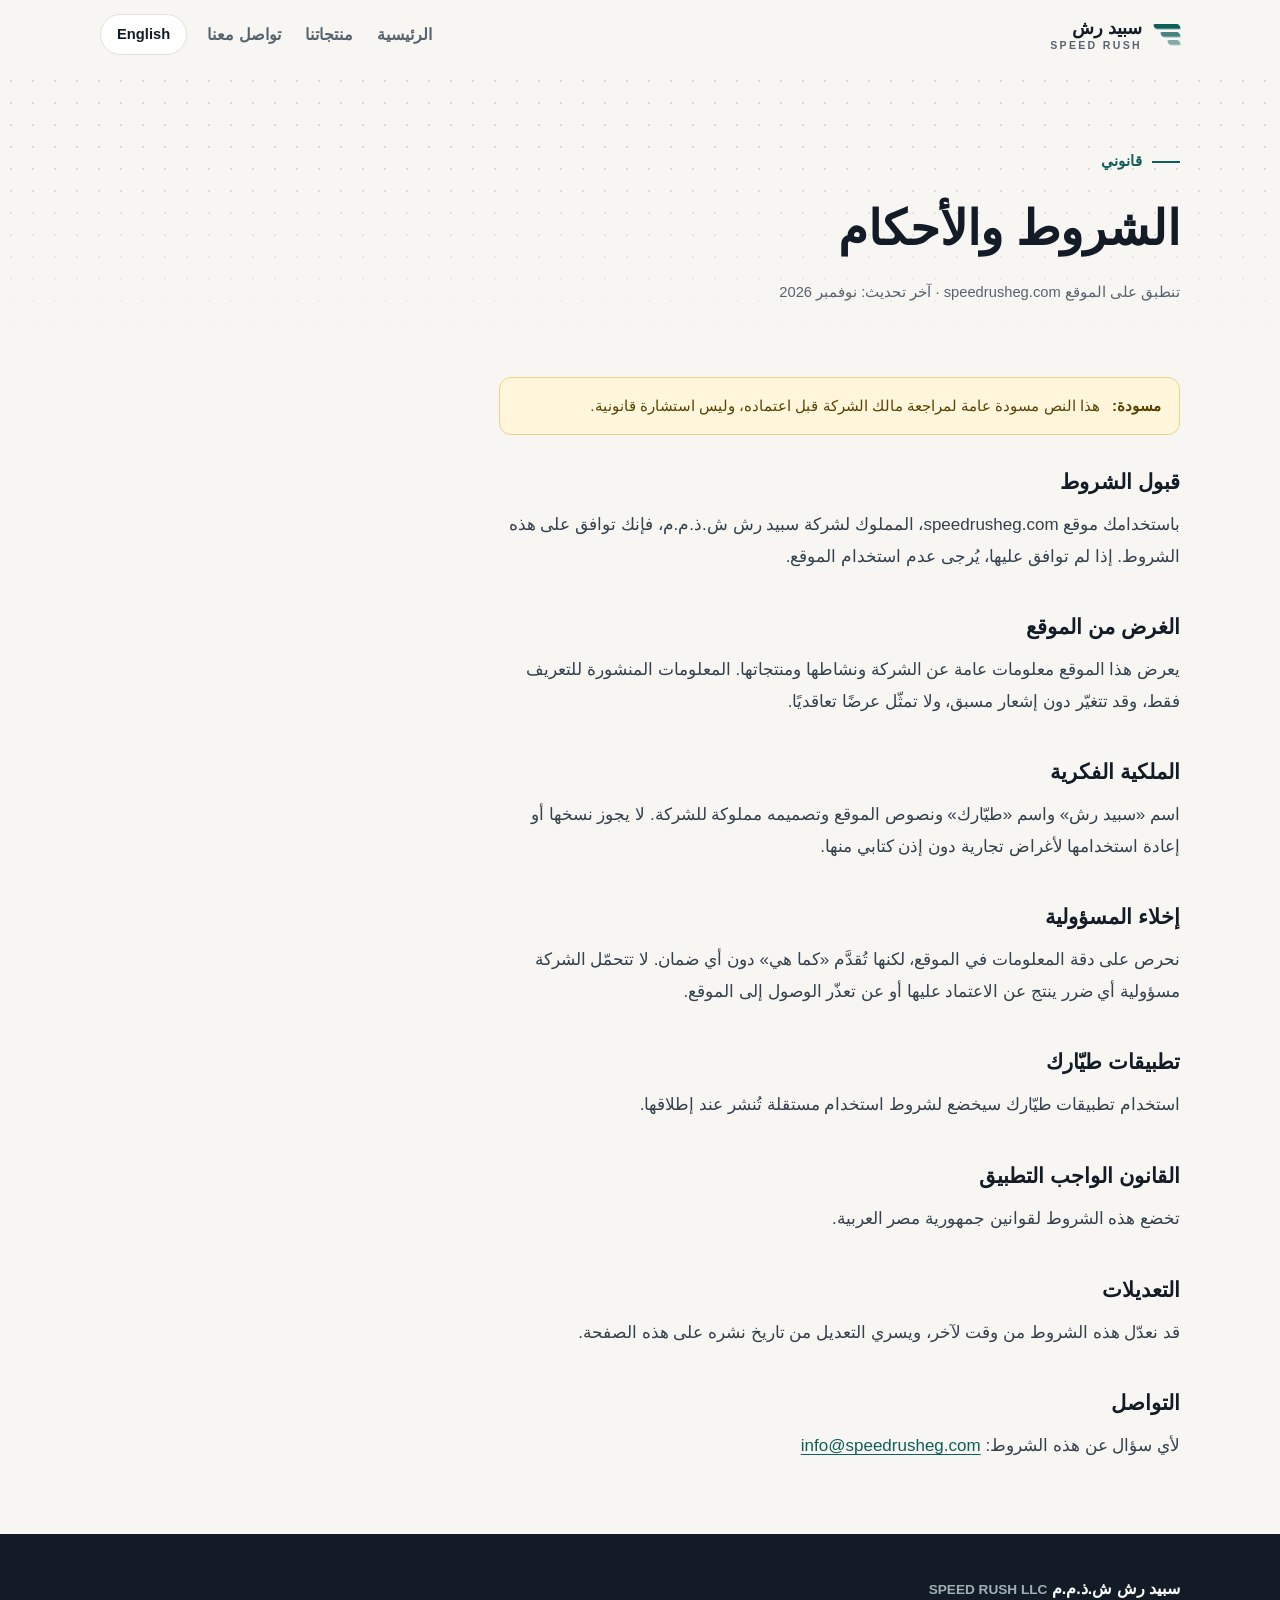
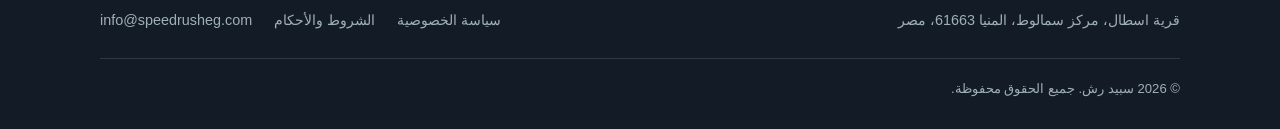
<file: terms.html>
<!doctype html>
<html lang="ar" dir="rtl">
<head>
  <meta charset="utf-8">
  <meta name="viewport" content="width=device-width, initial-scale=1">
  <title>الشروط والأحكام | سبيد رش</title>
  <meta name="description" content="شروط استخدام موقع شركة سبيد رش ش.ذ.م.م speedrusheg.com.">
  <meta name="theme-color" content="#f7f6f2">
  <link rel="alternate" hreflang="ar" href="https://speedrusheg.com/terms">
  <link rel="alternate" hreflang="en" href="https://speedrusheg.com/en/terms">
  <link rel="stylesheet" href="/assets/style.css">
  <script>
    document.documentElement.classList.add("js");
    setTimeout(function () { if (!window.__motion) document.documentElement.classList.remove("js"); }, 2000);
  </script>
  <script src="/assets/motion.js" defer></script>
</head>
<body>
  <a class="skip" href="#main">تخطَّ إلى المحتوى</a>

  <header class="site-header">
    <div class="wrap">
      <a class="wordmark" href="/" aria-label="سبيد رش، الصفحة الرئيسية">
        <span class="bars" aria-hidden="true"><i></i><i></i><i></i></span>
        <span class="names">
          <span class="primary">سبيد رش</span>
          <span class="secondary latin" lang="en" dir="ltr">SPEED RUSH</span>
        </span>
      </a>
      <nav class="site-nav" aria-label="التنقل الرئيسي">
        <ul>
          <li><a href="/">الرئيسية</a></li>
          <li><a href="/products">منتجاتنا</a></li>
          <li><a href="/contact">تواصل معنا</a></li>
        </ul>
      </nav>
      <a class="lang-switch latin" href="/en/terms" lang="en" hreflang="en">English</a>
    </div>
  </header>

  <main id="main">
    <section class="hero page-hero" aria-labelledby="page-title">
      <div class="wrap">
        <p class="eyebrow">قانوني</p>
        <h1 id="page-title">
          <span class="line"><span style="--i:0">الشروط والأحكام</span></span>
        </h1>
        <p class="meta-line">تنطبق على الموقع <span class="latin ltr">speedrusheg.com</span> · آخر تحديث: نوفمبر 2026</p>
      </div>
    </section>

    <div class="wrap">
      <article class="prose">
        <p class="notice" role="note"><strong>مسودة:</strong> <span>هذا النص مسودة عامة لمراجعة مالك الشركة قبل اعتماده، وليس استشارة قانونية.</span></p>

        <h2>قبول الشروط</h2>
        <p>باستخدامك موقع <span class="latin ltr">speedrusheg.com</span>، المملوك لشركة سبيد رش ش.ذ.م.م، فإنك توافق على هذه الشروط. إذا لم توافق عليها، يُرجى عدم استخدام الموقع.</p>

        <h2>الغرض من الموقع</h2>
        <p>يعرض هذا الموقع معلومات عامة عن الشركة ونشاطها ومنتجاتها. المعلومات المنشورة للتعريف فقط، وقد تتغيّر دون إشعار مسبق، ولا تمثّل عرضًا تعاقديًا.</p>

        <h2>الملكية الفكرية</h2>
        <p>اسم «سبيد رش» واسم «طيّارك» ونصوص الموقع وتصميمه مملوكة للشركة. لا يجوز نسخها أو إعادة استخدامها لأغراض تجارية دون إذن كتابي منها.</p>

        <h2>إخلاء المسؤولية</h2>
        <p>نحرص على دقة المعلومات في الموقع، لكنها تُقدَّم «كما هي» دون أي ضمان. لا تتحمّل الشركة مسؤولية أي ضرر ينتج عن الاعتماد عليها أو عن تعذّر الوصول إلى الموقع.</p>

        <h2>تطبيقات طيّارك</h2>
        <p>استخدام تطبيقات طيّارك سيخضع لشروط استخدام مستقلة تُنشر عند إطلاقها.</p>

        <h2>القانون الواجب التطبيق</h2>
        <p>تخضع هذه الشروط لقوانين جمهورية مصر العربية.</p>

        <h2>التعديلات</h2>
        <p>قد نعدّل هذه الشروط من وقت لآخر، ويسري التعديل من تاريخ نشره على هذه الصفحة.</p>

        <h2>التواصل</h2>
        <p>لأي سؤال عن هذه الشروط: <a class="latin ltr" href="mailto:info@speedrusheg.com">info@speedrusheg.com</a></p>
      </article>
    </div>
  </main>

  <footer class="site-footer">
    <div class="wrap">
      <div class="footer-main">
        <div class="footer-legal">
          <p class="footer-name">سبيد رش ش.ذ.م.م <span class="latin" lang="en" dir="ltr">SPEED RUSH LLC</span></p>
          <address>قرية اسطال، مركز سمالوط، المنيا <span class="latin">61663</span>، مصر</address>
        </div>
        <ul class="footer-links">
          <li><a href="/privacy">سياسة الخصوصية</a></li>
          <li><a href="/terms" aria-current="page">الشروط والأحكام</a></li>
          <li><a class="latin" href="mailto:info@speedrusheg.com" dir="ltr">info@speedrusheg.com</a></li>
        </ul>
      </div>
      <p class="footer-copy">© <span class="latin">2026</span> سبيد رش. جميع الحقوق محفوظة.</p>
    </div>
  </footer>
</body>
</html>
</file>
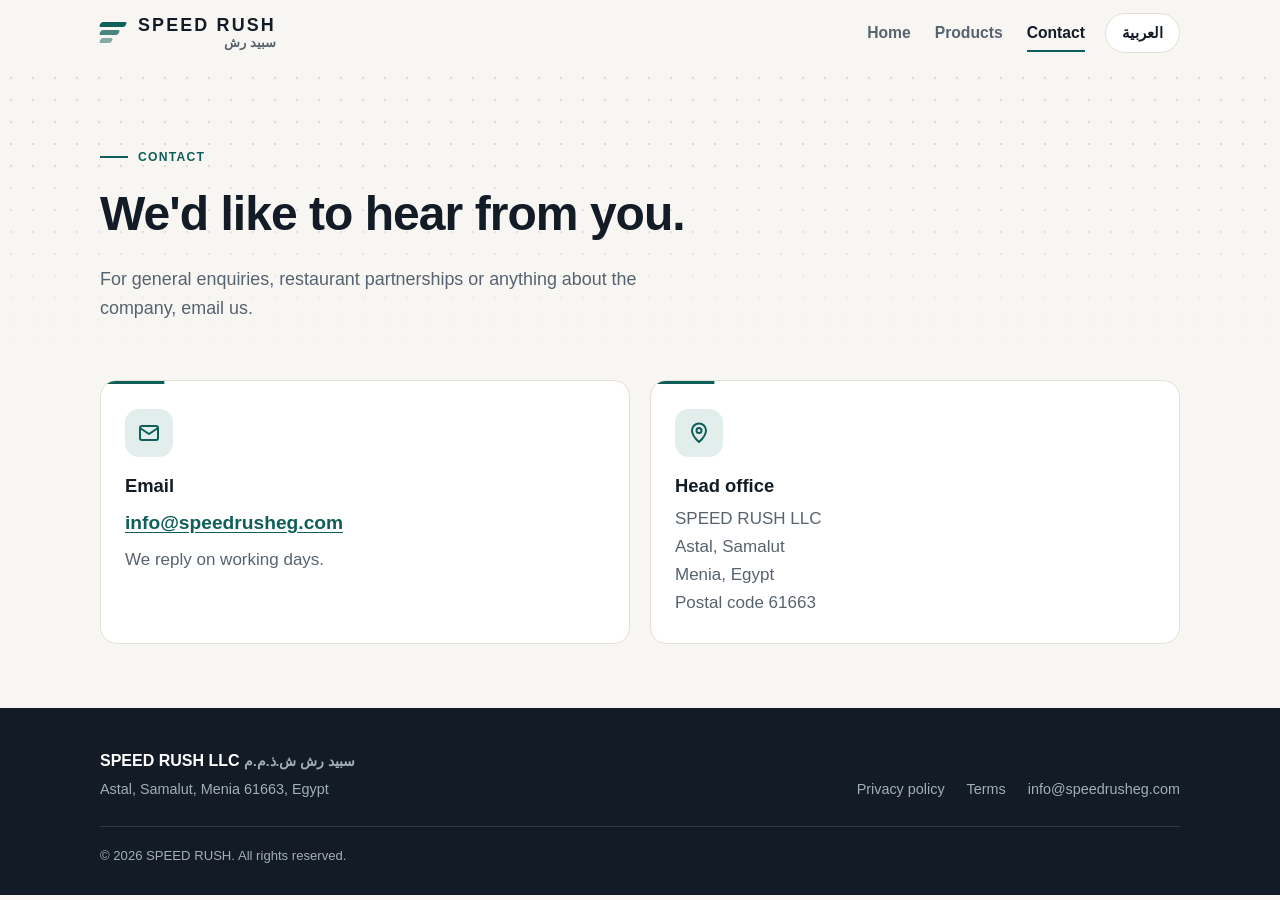
<file: en/contact.html>
<!doctype html>
<html lang="en" dir="ltr">
<head>
  <meta charset="utf-8">
  <meta name="viewport" content="width=device-width, initial-scale=1">
  <title>Contact | SPEED RUSH</title>
  <meta name="description" content="Head office address of SPEED RUSH LLC in Astal, Samalut, Menia, Egypt, and the company contact email.">
  <meta name="theme-color" content="#f7f6f2">
  <link rel="alternate" hreflang="ar" href="https://speedrusheg.com/contact">
  <link rel="alternate" hreflang="en" href="https://speedrusheg.com/en/contact">
  <link rel="stylesheet" href="/assets/style.css">
  <script>
    document.documentElement.classList.add("js");
    setTimeout(function () { if (!window.__motion) document.documentElement.classList.remove("js"); }, 2000);
  </script>
  <script src="/assets/motion.js" defer></script>
</head>
<body>
  <a class="skip" href="#main">Skip to content</a>

  <header class="site-header">
    <div class="wrap">
      <a class="wordmark" href="/en/" aria-label="SPEED RUSH, home">
        <span class="bars" aria-hidden="true"><i></i><i></i><i></i></span>
        <span class="names">
          <span class="primary">SPEED RUSH</span>
          <span class="secondary" lang="ar" dir="rtl">سبيد رش</span>
        </span>
      </a>
      <nav class="site-nav" aria-label="Main">
        <ul>
          <li><a href="/en/">Home</a></li>
          <li><a href="/en/products">Products</a></li>
          <li><a href="/en/contact" aria-current="page">Contact</a></li>
        </ul>
      </nav>
      <a class="lang-switch" href="/contact" lang="ar" hreflang="ar">العربية</a>
    </div>
  </header>

  <main id="main">
    <section class="hero page-hero" aria-labelledby="page-title">
      <div class="streaks" aria-hidden="true"><span></span><span></span><span></span></div>
      <div class="wrap">
        <p class="eyebrow">Contact</p>
        <h1 id="page-title">
          <span class="line"><span style="--i:0">We'd like to hear from you.</span></span>
        </h1>
        <p class="lead">For general enquiries, restaurant partnerships or anything about the company, email us.</p>
      </div>
    </section>

    <section class="section" aria-label="Contact details" style="padding-top:0">
      <div class="wrap">
        <div class="contact-grid">
          <article class="card reveal" style="--i:1">
            <span class="icon" aria-hidden="true">
              <svg viewBox="0 0 24 24" fill="none" stroke="currentColor" stroke-width="2" stroke-linecap="round" stroke-linejoin="round"><rect x="3" y="5" width="18" height="14" rx="2"/><path d="M3 7l9 6 9-6"/></svg>
            </span>
            <h2 style="font-size:1.15rem">Email</h2>
            <a class="contact-value" href="mailto:info@speedrusheg.com">info@speedrusheg.com</a>
            <p>We reply on working days.</p>
          </article>
          <article class="card reveal" style="--i:2">
            <span class="icon" aria-hidden="true">
              <svg viewBox="0 0 24 24" fill="none" stroke="currentColor" stroke-width="2" stroke-linecap="round" stroke-linejoin="round"><path d="M12 21s-7-6.2-7-11.5A7 7 0 0 1 19 9.5C19 14.8 12 21 12 21z"/><circle cx="12" cy="9.5" r="2.5"/></svg>
            </span>
            <h2 style="font-size:1.15rem">Head office</h2>
            <address>
              SPEED RUSH LLC<br>
              Astal, Samalut<br>
              Menia, Egypt<br>
              Postal code 61663
            </address>
          </article>
          <!-- Phone: not published yet. Add a third card here once the company confirms an official number. -->
        </div>
      </div>
    </section>

  </main>

  <footer class="site-footer">
    <div class="wrap">
      <div class="footer-main">
        <div class="footer-legal">
          <p class="footer-name">SPEED RUSH LLC <span lang="ar" dir="rtl">سبيد رش ش.ذ.م.م</span></p>
          <address>Astal, Samalut, Menia 61663, Egypt</address>
        </div>
        <ul class="footer-links">
          <li><a href="/en/privacy">Privacy policy</a></li>
          <li><a href="/en/terms">Terms</a></li>
          <li><a href="mailto:info@speedrusheg.com">info@speedrusheg.com</a></li>
        </ul>
      </div>
      <p class="footer-copy">© 2026 SPEED RUSH. All rights reserved.</p>
    </div>
  </footer>
</body>
</html>
</file>
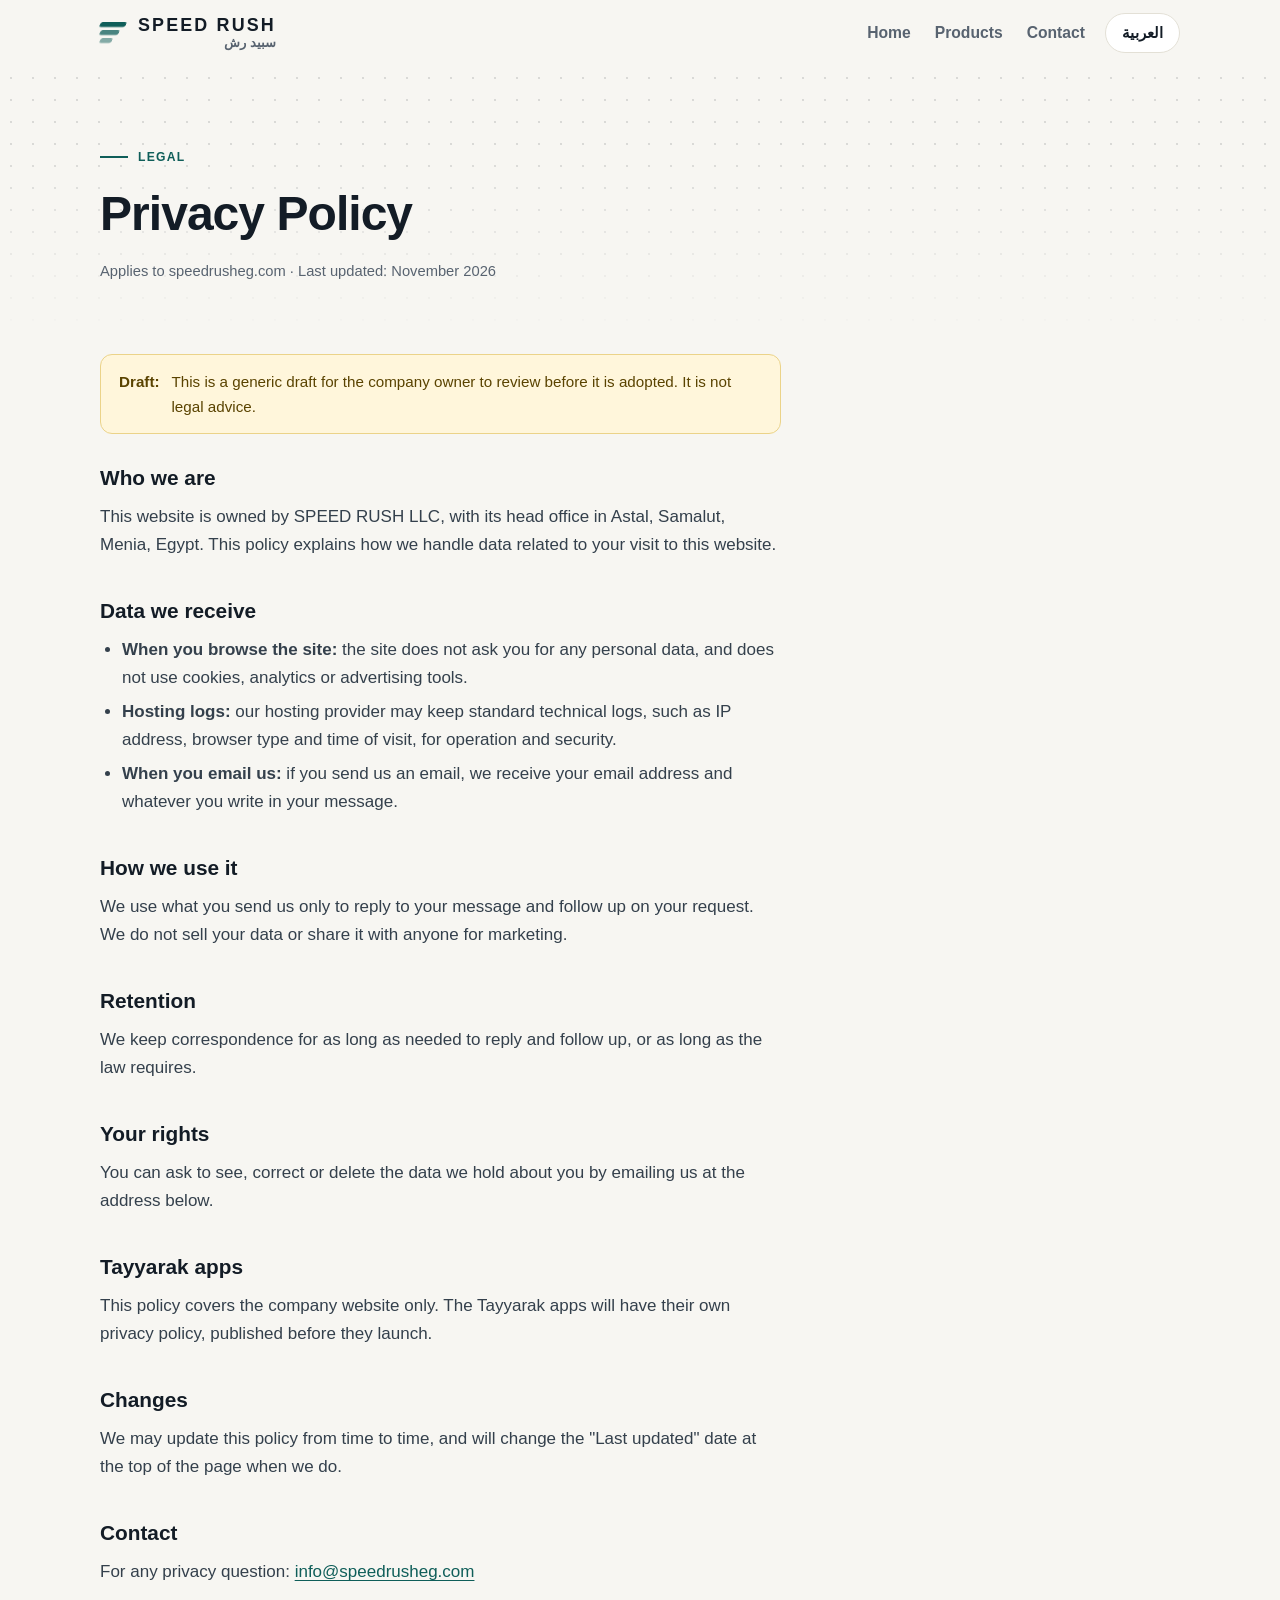
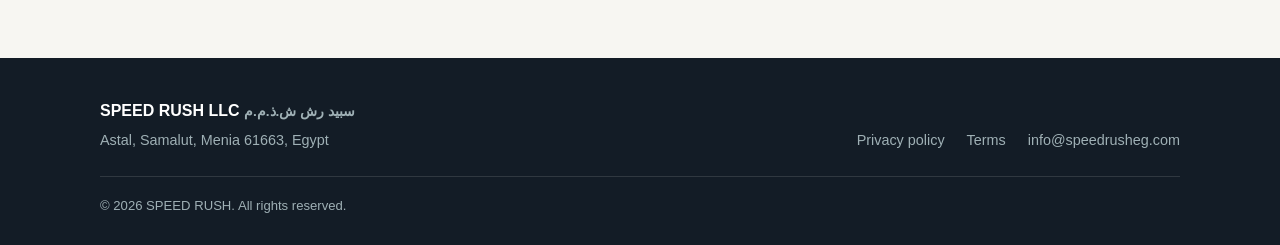
<file: en/privacy.html>
<!doctype html>
<html lang="en" dir="ltr">
<head>
  <meta charset="utf-8">
  <meta name="viewport" content="width=device-width, initial-scale=1">
  <title>Privacy Policy | SPEED RUSH</title>
  <meta name="description" content="Privacy policy for speedrusheg.com, the website of SPEED RUSH LLC: what data we receive and how we use it.">
  <meta name="theme-color" content="#f7f6f2">
  <link rel="alternate" hreflang="ar" href="https://speedrusheg.com/privacy">
  <link rel="alternate" hreflang="en" href="https://speedrusheg.com/en/privacy">
  <link rel="stylesheet" href="/assets/style.css">
  <script>
    document.documentElement.classList.add("js");
    setTimeout(function () { if (!window.__motion) document.documentElement.classList.remove("js"); }, 2000);
  </script>
  <script src="/assets/motion.js" defer></script>
</head>
<body>
  <a class="skip" href="#main">Skip to content</a>

  <header class="site-header">
    <div class="wrap">
      <a class="wordmark" href="/en/" aria-label="SPEED RUSH, home">
        <span class="bars" aria-hidden="true"><i></i><i></i><i></i></span>
        <span class="names">
          <span class="primary">SPEED RUSH</span>
          <span class="secondary" lang="ar" dir="rtl">سبيد رش</span>
        </span>
      </a>
      <nav class="site-nav" aria-label="Main">
        <ul>
          <li><a href="/en/">Home</a></li>
          <li><a href="/en/products">Products</a></li>
          <li><a href="/en/contact">Contact</a></li>
        </ul>
      </nav>
      <a class="lang-switch" href="/privacy" lang="ar" hreflang="ar">العربية</a>
    </div>
  </header>

  <main id="main">
    <section class="hero page-hero" aria-labelledby="page-title">
      <div class="wrap">
        <p class="eyebrow">Legal</p>
        <h1 id="page-title">
          <span class="line"><span style="--i:0">Privacy Policy</span></span>
        </h1>
        <p class="meta-line">Applies to speedrusheg.com · Last updated: November 2026</p>
      </div>
    </section>

    <div class="wrap">
      <article class="prose">
        <p class="notice" role="note"><strong>Draft:</strong> <span>This is a generic draft for the company owner to review before it is adopted. It is not legal advice.</span></p>

        <h2>Who we are</h2>
        <p>This website is owned by SPEED RUSH LLC, with its head office in Astal, Samalut, Menia, Egypt. This policy explains how we handle data related to your visit to this website.</p>

        <h2>Data we receive</h2>
        <ul>
          <li><strong>When you browse the site:</strong> the site does not ask you for any personal data, and does not use cookies, analytics or advertising tools.</li>
          <li><strong>Hosting logs:</strong> our hosting provider may keep standard technical logs, such as IP address, browser type and time of visit, for operation and security.</li>
          <li><strong>When you email us:</strong> if you send us an email, we receive your email address and whatever you write in your message.</li>
        </ul>

        <h2>How we use it</h2>
        <p>We use what you send us only to reply to your message and follow up on your request. We do not sell your data or share it with anyone for marketing.</p>

        <h2>Retention</h2>
        <p>We keep correspondence for as long as needed to reply and follow up, or as long as the law requires.</p>

        <h2>Your rights</h2>
        <p>You can ask to see, correct or delete the data we hold about you by emailing us at the address below.</p>

        <h2>Tayyarak apps</h2>
        <p>This policy covers the company website only. The Tayyarak apps will have their own privacy policy, published before they launch.</p>

        <h2>Changes</h2>
        <p>We may update this policy from time to time, and will change the "Last updated" date at the top of the page when we do.</p>

        <h2>Contact</h2>
        <p>For any privacy question: <a href="mailto:info@speedrusheg.com">info@speedrusheg.com</a></p>
      </article>
    </div>
  </main>

  <footer class="site-footer">
    <div class="wrap">
      <div class="footer-main">
        <div class="footer-legal">
          <p class="footer-name">SPEED RUSH LLC <span lang="ar" dir="rtl">سبيد رش ش.ذ.م.م</span></p>
          <address>Astal, Samalut, Menia 61663, Egypt</address>
        </div>
        <ul class="footer-links">
          <li><a href="/en/privacy" aria-current="page">Privacy policy</a></li>
          <li><a href="/en/terms">Terms</a></li>
          <li><a href="mailto:info@speedrusheg.com">info@speedrusheg.com</a></li>
        </ul>
      </div>
      <p class="footer-copy">© 2026 SPEED RUSH. All rights reserved.</p>
    </div>
  </footer>
</body>
</html>
</file>
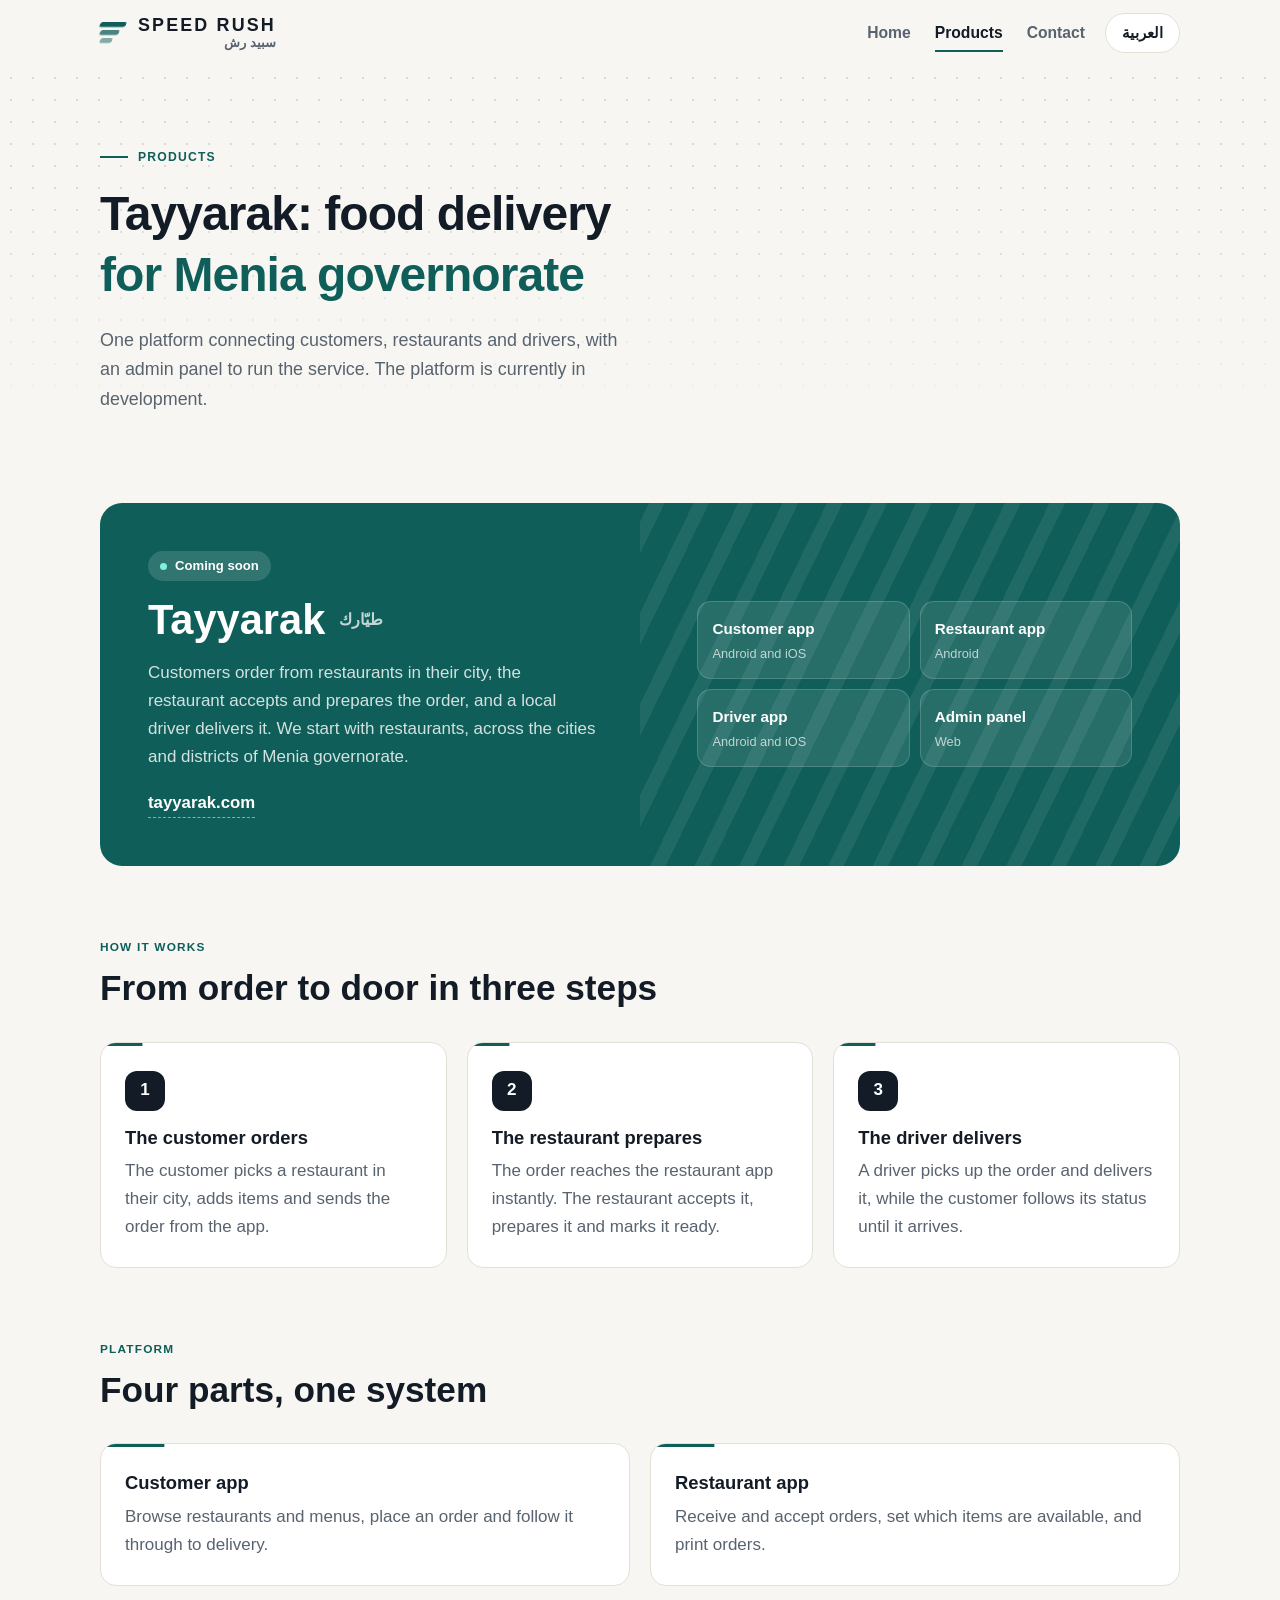
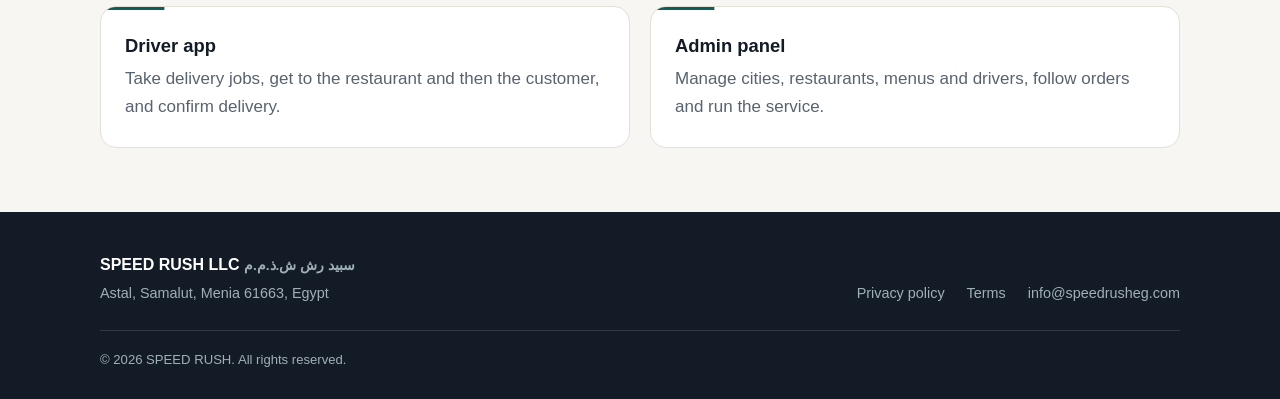
<file: en/products.html>
<!doctype html>
<html lang="en" dir="ltr">
<head>
  <meta charset="utf-8">
  <meta name="viewport" content="width=device-width, initial-scale=1">
  <title>Products | SPEED RUSH</title>
  <meta name="description" content="Tayyarak, the SPEED RUSH food delivery platform for Menia governorate: customer, restaurant and driver apps plus an admin panel. Coming soon.">
  <meta name="theme-color" content="#f7f6f2">
  <link rel="alternate" hreflang="ar" href="https://speedrusheg.com/products">
  <link rel="alternate" hreflang="en" href="https://speedrusheg.com/en/products">
  <link rel="stylesheet" href="/assets/style.css">
  <script>
    document.documentElement.classList.add("js");
    setTimeout(function () { if (!window.__motion) document.documentElement.classList.remove("js"); }, 2000);
  </script>
  <script src="/assets/motion.js" defer></script>
</head>
<body>
  <a class="skip" href="#main">Skip to content</a>

  <header class="site-header">
    <div class="wrap">
      <a class="wordmark" href="/en/" aria-label="SPEED RUSH, home">
        <span class="bars" aria-hidden="true"><i></i><i></i><i></i></span>
        <span class="names">
          <span class="primary">SPEED RUSH</span>
          <span class="secondary" lang="ar" dir="rtl">سبيد رش</span>
        </span>
      </a>
      <nav class="site-nav" aria-label="Main">
        <ul>
          <li><a href="/en/">Home</a></li>
          <li><a href="/en/products" aria-current="page">Products</a></li>
          <li><a href="/en/contact">Contact</a></li>
        </ul>
      </nav>
      <a class="lang-switch" href="/products" lang="ar" hreflang="ar">العربية</a>
    </div>
  </header>

  <main id="main">
    <section class="hero page-hero" aria-labelledby="page-title">
      <div class="streaks" aria-hidden="true"><span></span><span></span><span></span></div>
      <div class="wrap">
        <p class="eyebrow">Products</p>
        <h1 id="page-title">
          <span class="line"><span style="--i:0">Tayyarak: food delivery</span></span>
          <span class="line"><span style="--i:1" class="accent">for Menia governorate</span></span>
        </h1>
        <p class="lead">One platform connecting customers, restaurants and drivers, with an admin panel to run the service. The platform is currently in development.</p>
      </div>
    </section>

    <section class="section" aria-labelledby="product-title" style="padding-top:0">
      <div class="wrap">
        <div class="product reveal">
          <div>
            <span class="badge">Coming soon</span>
            <div class="product-name" style="margin-top:14px">
              <h2 id="product-title">Tayyarak</h2>
              <span class="en-name" lang="ar" dir="rtl">طيّارك</span>
            </div>
            <p>Customers order from restaurants in their city, the restaurant accepts and prepares the order, and a local driver delivers it. We start with restaurants, across the cities and districts of Menia governorate.</p>
            <span class="domain">tayyarak.com</span>
          </div>
          <ul class="apps" aria-label="Tayyarak components">
            <li>Customer app<span>Android and iOS</span></li>
            <li>Restaurant app<span>Android</span></li>
            <li>Driver app<span>Android and iOS</span></li>
            <li>Admin panel<span>Web</span></li>
          </ul>
        </div>
      </div>
    </section>

    <section class="section" aria-labelledby="how" style="padding-top:8px">
      <div class="wrap">
        <div class="section-head reveal">
          <span class="kicker">How it works</span>
          <h2 id="how">From order to door in three steps</h2>
        </div>
        <div class="cards three">
          <article class="card reveal" style="--i:1">
            <span class="step-num">1</span>
            <h3>The customer orders</h3>
            <p>The customer picks a restaurant in their city, adds items and sends the order from the app.</p>
          </article>
          <article class="card reveal" style="--i:2">
            <span class="step-num">2</span>
            <h3>The restaurant prepares</h3>
            <p>The order reaches the restaurant app instantly. The restaurant accepts it, prepares it and marks it ready.</p>
          </article>
          <article class="card reveal" style="--i:3">
            <span class="step-num">3</span>
            <h3>The driver delivers</h3>
            <p>A driver picks up the order and delivers it, while the customer follows its status until it arrives.</p>
          </article>
        </div>
      </div>
    </section>

    <section class="section" aria-labelledby="parts" style="padding-top:8px">
      <div class="wrap">
        <div class="section-head reveal">
          <span class="kicker">Platform</span>
          <h2 id="parts">Four parts, one system</h2>
        </div>
        <div class="cards">
          <article class="card reveal" style="--i:1">
            <h3>Customer app</h3>
            <p>Browse restaurants and menus, place an order and follow it through to delivery.</p>
          </article>
          <article class="card reveal" style="--i:2">
            <h3>Restaurant app</h3>
            <p>Receive and accept orders, set which items are available, and print orders.</p>
          </article>
          <article class="card reveal" style="--i:1">
            <h3>Driver app</h3>
            <p>Take delivery jobs, get to the restaurant and then the customer, and confirm delivery.</p>
          </article>
          <article class="card reveal" style="--i:2">
            <h3>Admin panel</h3>
            <p>Manage cities, restaurants, menus and drivers, follow orders and run the service.</p>
          </article>
        </div>
      </div>
    </section>
  </main>

  <footer class="site-footer">
    <div class="wrap">
      <div class="footer-main">
        <div class="footer-legal">
          <p class="footer-name">SPEED RUSH LLC <span lang="ar" dir="rtl">سبيد رش ش.ذ.م.م</span></p>
          <address>Astal, Samalut, Menia 61663, Egypt</address>
        </div>
        <ul class="footer-links">
          <li><a href="/en/privacy">Privacy policy</a></li>
          <li><a href="/en/terms">Terms</a></li>
          <li><a href="mailto:info@speedrusheg.com">info@speedrusheg.com</a></li>
        </ul>
      </div>
      <p class="footer-copy">© 2026 SPEED RUSH. All rights reserved.</p>
    </div>
  </footer>
</body>
</html>
</file>
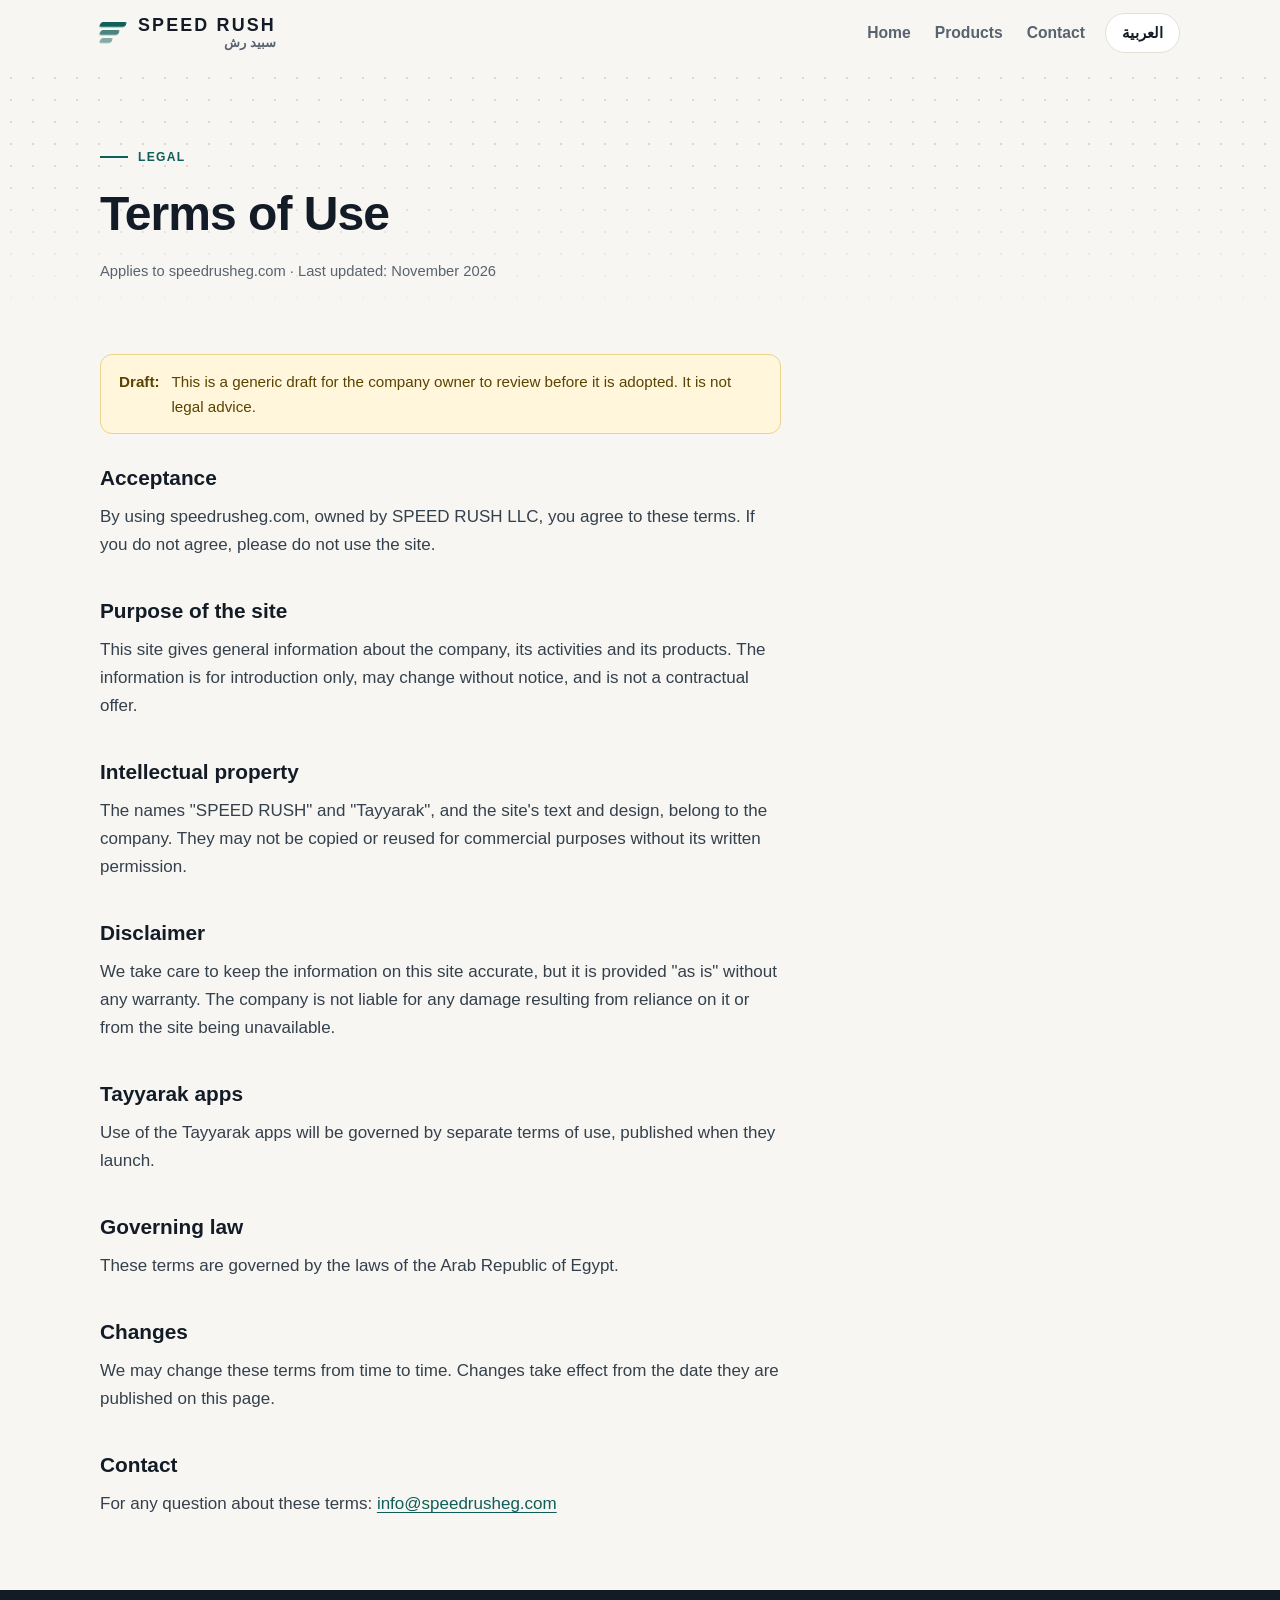
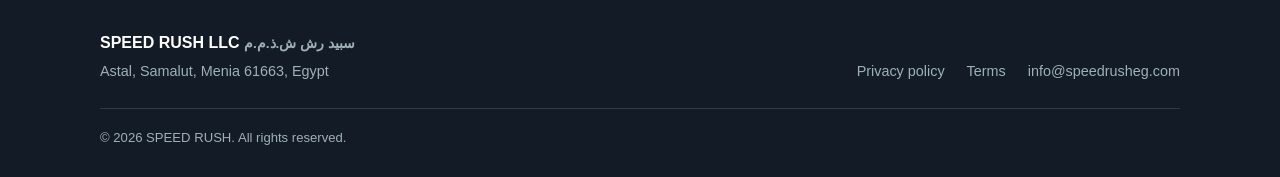
<file: en/terms.html>
<!doctype html>
<html lang="en" dir="ltr">
<head>
  <meta charset="utf-8">
  <meta name="viewport" content="width=device-width, initial-scale=1">
  <title>Terms of Use | SPEED RUSH</title>
  <meta name="description" content="Terms of use for speedrusheg.com, the website of SPEED RUSH LLC.">
  <meta name="theme-color" content="#f7f6f2">
  <link rel="alternate" hreflang="ar" href="https://speedrusheg.com/terms">
  <link rel="alternate" hreflang="en" href="https://speedrusheg.com/en/terms">
  <link rel="stylesheet" href="/assets/style.css">
  <script>
    document.documentElement.classList.add("js");
    setTimeout(function () { if (!window.__motion) document.documentElement.classList.remove("js"); }, 2000);
  </script>
  <script src="/assets/motion.js" defer></script>
</head>
<body>
  <a class="skip" href="#main">Skip to content</a>

  <header class="site-header">
    <div class="wrap">
      <a class="wordmark" href="/en/" aria-label="SPEED RUSH, home">
        <span class="bars" aria-hidden="true"><i></i><i></i><i></i></span>
        <span class="names">
          <span class="primary">SPEED RUSH</span>
          <span class="secondary" lang="ar" dir="rtl">سبيد رش</span>
        </span>
      </a>
      <nav class="site-nav" aria-label="Main">
        <ul>
          <li><a href="/en/">Home</a></li>
          <li><a href="/en/products">Products</a></li>
          <li><a href="/en/contact">Contact</a></li>
        </ul>
      </nav>
      <a class="lang-switch" href="/terms" lang="ar" hreflang="ar">العربية</a>
    </div>
  </header>

  <main id="main">
    <section class="hero page-hero" aria-labelledby="page-title">
      <div class="wrap">
        <p class="eyebrow">Legal</p>
        <h1 id="page-title">
          <span class="line"><span style="--i:0">Terms of Use</span></span>
        </h1>
        <p class="meta-line">Applies to speedrusheg.com · Last updated: November 2026</p>
      </div>
    </section>

    <div class="wrap">
      <article class="prose">
        <p class="notice" role="note"><strong>Draft:</strong> <span>This is a generic draft for the company owner to review before it is adopted. It is not legal advice.</span></p>

        <h2>Acceptance</h2>
        <p>By using speedrusheg.com, owned by SPEED RUSH LLC, you agree to these terms. If you do not agree, please do not use the site.</p>

        <h2>Purpose of the site</h2>
        <p>This site gives general information about the company, its activities and its products. The information is for introduction only, may change without notice, and is not a contractual offer.</p>

        <h2>Intellectual property</h2>
        <p>The names "SPEED RUSH" and "Tayyarak", and the site's text and design, belong to the company. They may not be copied or reused for commercial purposes without its written permission.</p>

        <h2>Disclaimer</h2>
        <p>We take care to keep the information on this site accurate, but it is provided "as is" without any warranty. The company is not liable for any damage resulting from reliance on it or from the site being unavailable.</p>

        <h2>Tayyarak apps</h2>
        <p>Use of the Tayyarak apps will be governed by separate terms of use, published when they launch.</p>

        <h2>Governing law</h2>
        <p>These terms are governed by the laws of the Arab Republic of Egypt.</p>

        <h2>Changes</h2>
        <p>We may change these terms from time to time. Changes take effect from the date they are published on this page.</p>

        <h2>Contact</h2>
        <p>For any question about these terms: <a href="mailto:info@speedrusheg.com">info@speedrusheg.com</a></p>
      </article>
    </div>
  </main>

  <footer class="site-footer">
    <div class="wrap">
      <div class="footer-main">
        <div class="footer-legal">
          <p class="footer-name">SPEED RUSH LLC <span lang="ar" dir="rtl">سبيد رش ش.ذ.م.م</span></p>
          <address>Astal, Samalut, Menia 61663, Egypt</address>
        </div>
        <ul class="footer-links">
          <li><a href="/en/privacy">Privacy policy</a></li>
          <li><a href="/en/terms" aria-current="page">Terms</a></li>
          <li><a href="mailto:info@speedrusheg.com">info@speedrusheg.com</a></li>
        </ul>
      </div>
      <p class="footer-copy">© 2026 SPEED RUSH. All rights reserved.</p>
    </div>
  </footer>
</body>
</html>
</file>
<file: assets/style.css>
/* SPEED RUSH company site. Plain CSS, no build step.
   Logical properties throughout, so one file serves RTL (ar) and LTR (en).
   Motion: transform + opacity only, all of it off under prefers-reduced-motion. */

:root {
  --bg: #f7f6f2;
  --surface: #ffffff;
  --ink: #131c26;
  --ink-2: #1c2834;
  --muted: #586370;
  --line: #e3e0d6;
  --accent: #0f5e59;
  --accent-dark: #0a4541;
  --accent-bright: #1fa595;
  --accent-soft: #e1eeeb;
  --on-dark: #eef2f1;
  --on-dark-muted: #9fb0b5;
  --radius: 16px;
  --wrap: 1120px;
  --ease-out: cubic-bezier(0.16, 1, 0.3, 1);
  --font: -apple-system, BlinkMacSystemFont, "Segoe UI", Roboto, "Helvetica Neue",
    "Noto Sans", Arial, sans-serif;
  --font-ar: "SF Arabic", "Geeza Pro", "Segoe UI", "Noto Sans Arabic",
    "Noto Naskh Arabic", Tahoma, Arial, sans-serif;
}

*,
*::before,
*::after {
  box-sizing: border-box;
}

html {
  -webkit-text-size-adjust: 100%;
}

body {
  margin: 0;
  background: var(--bg);
  color: var(--ink);
  font-family: var(--font);
  font-size: 17px;
  line-height: 1.65;
  overflow-x: hidden;
}

html[lang="ar"] body {
  font-family: var(--font-ar);
  line-height: 1.85;
}

a {
  color: var(--accent);
  text-underline-offset: 3px;
}

a:hover {
  color: var(--accent-dark);
}

:focus-visible {
  outline: 3px solid var(--accent-bright);
  outline-offset: 3px;
  border-radius: 6px;
}

.wrap {
  width: 100%;
  max-width: var(--wrap);
  margin-inline: auto;
  padding-inline: 20px;
}

.latin {
  font-family: var(--font);
}

.ltr {
  direction: ltr;
  unicode-bidi: isolate;
}

.skip {
  position: absolute;
  inset-inline-start: -9999px;
}

.skip:focus {
  inset-inline-start: 12px;
  top: 12px;
  z-index: 50;
  background: var(--surface);
  padding: 8px 14px;
}

/* ---------- Header ---------- */

.site-header {
  position: sticky;
  top: 0;
  z-index: 20;
  background: rgba(247, 246, 242, 0.97);
  border-bottom: 1px solid transparent;
  transition: border-color 0.3s, background-color 0.3s;
}

.site-header.scrolled {
  border-bottom-color: var(--line);
  background: rgba(255, 255, 255, 0.98);
  box-shadow: 0 10px 30px -24px rgba(19, 28, 38, 0.5);
}

.site-header .wrap {
  display: flex;
  flex-wrap: wrap;
  align-items: center;
  justify-content: space-between;
  gap: 4px 20px;
  padding-block: 12px;
}

.wordmark {
  display: inline-flex;
  align-items: center;
  gap: 12px;
  color: var(--ink);
  text-decoration: none;
  line-height: 1.15;
}

.wordmark:hover {
  color: var(--ink);
}

/* Three slanted bars: the "rush" mark. */
.bars {
  display: inline-flex;
  flex-direction: column;
  gap: 3px;
  flex: none;
}

.bars i {
  display: block;
  height: 5px;
  border-radius: 2px;
  background: var(--accent);
  transform: skewX(-24deg);
  transform-origin: var(--origin, left) center;
}

[dir="rtl"] .bars i {
  --origin: right;
  transform: skewX(24deg);
}

.bars i:nth-child(1) { width: 26px; }
.bars i:nth-child(2) { width: 19px; opacity: 0.75; }
.bars i:nth-child(3) { width: 12px; opacity: 0.5; }

.wordmark .names {
  display: flex;
  flex-direction: column;
}

.wordmark .primary {
  font-weight: 800;
  font-size: 1.12rem;
}

.wordmark .secondary {
  font-size: 0.66rem;
  font-weight: 700;
  letter-spacing: 0.22em;
  color: var(--muted);
}

html[lang="en"] .wordmark .primary {
  letter-spacing: 0.12em;
}

html[lang="en"] .wordmark .secondary {
  letter-spacing: 0;
  font-size: 0.8rem;
  font-weight: 600;
}

.lang-switch {
  font-size: 0.92rem;
  font-weight: 700;
  text-decoration: none;
  color: var(--ink);
  border: 1px solid var(--line);
  background: var(--surface);
  border-radius: 999px;
  padding: 6px 16px;
  min-height: 40px;
  display: inline-flex;
  align-items: center;
  transition: border-color 0.2s, color 0.2s;
}

.lang-switch:hover {
  border-color: var(--accent);
  color: var(--accent);
}

.site-nav {
  order: 3;
  flex-basis: 100%;
}

.site-nav ul {
  list-style: none;
  margin: 0;
  padding: 0;
  display: flex;
  flex-wrap: wrap;
  gap: 0 24px;
}

.site-nav a {
  position: relative;
  display: inline-block;
  padding-block: 8px;
  color: var(--muted);
  text-decoration: none;
  font-weight: 600;
  font-size: 0.98rem;
  transition: color 0.2s;
}

.site-nav a::after {
  content: "";
  position: absolute;
  inset-inline: 0;
  bottom: 2px;
  height: 2px;
  background: var(--accent);
  transform: scaleX(0);
  transform-origin: var(--origin, left);
  transition: transform 0.35s var(--ease-out);
}

[dir="rtl"] .site-nav a::after {
  --origin: right;
}

.site-nav a:hover,
.site-nav a[aria-current="page"] {
  color: var(--ink);
}

.site-nav a:hover::after,
.site-nav a[aria-current="page"]::after {
  transform: scaleX(1);
}

@media (min-width: 780px) {
  .site-nav {
    order: 0;
    flex-basis: auto;
    margin-inline-start: auto;
  }
}

/* ---------- Hero ---------- */

.hero {
  position: relative;
  overflow: hidden;
  padding-block: 48px 64px;
  isolation: isolate;
}

/* Faint dot grid, fading out toward the bottom. */
.hero::before {
  content: "";
  position: absolute;
  inset: 0;
  z-index: -2;
  background-image: radial-gradient(rgba(19, 28, 38, 0.13) 1px, transparent 1.3px);
  background-size: 22px 22px;
  -webkit-mask-image: linear-gradient(to bottom, #000 30%, transparent 95%);
  mask-image: linear-gradient(to bottom, #000 30%, transparent 95%);
}

/* Speed streaks. Drawn left-to-right, mirrored for RTL so motion
   always runs in the reading direction. */
.streaks {
  position: absolute;
  inset: 0;
  z-index: -1;
  pointer-events: none;
}

[dir="rtl"] .streaks {
  transform: scaleX(-1);
}

.streaks span {
  position: absolute;
  left: 0;
  height: 2px;
  width: 22vw;
  min-width: 140px;
  border-radius: 2px;
  background: linear-gradient(to right, transparent, var(--accent-bright));
  opacity: 0;
  animation: streak 5.5s linear infinite;
}

.streaks span:nth-child(1) { top: 14%; animation-delay: 0.4s; }
.streaks span:nth-child(2) { top: 31%; animation-delay: 2.6s; width: 30vw; }
.streaks span:nth-child(3) { top: 52%; animation-delay: 1.5s; width: 16vw; }
.streaks span:nth-child(4) { top: 71%; animation-delay: 3.9s; }
.streaks span:nth-child(5) { top: 88%; animation-delay: 4.8s; width: 26vw; }

@keyframes streak {
  0% { transform: translateX(-40vw); opacity: 0; }
  12% { opacity: 0.55; }
  60% { opacity: 0.35; }
  100% { transform: translateX(130vw); opacity: 0; }
}

.hero-grid {
  display: grid;
  gap: 40px;
  align-items: center;
}

@media (min-width: 900px) {
  .hero {
    padding-block: 80px 96px;
  }
  .hero-grid {
    grid-template-columns: 1.15fr 1fr;
    gap: 56px;
  }
}

.eyebrow {
  display: inline-flex;
  align-items: center;
  gap: 10px;
  margin: 0 0 18px;
  color: var(--accent);
  font-weight: 700;
  font-size: 0.92rem;
}

.eyebrow::before {
  content: "";
  width: 28px;
  height: 2px;
  background: currentColor;
}

html[lang="en"] .eyebrow {
  letter-spacing: 0.1em;
  text-transform: uppercase;
  font-size: 0.76rem;
}

h1,
h2,
h3 {
  margin: 0;
  line-height: 1.2;
  text-wrap: balance;
}

html[lang="ar"] h1,
html[lang="ar"] h2,
html[lang="ar"] h3 {
  line-height: 1.45;
}

h1 {
  font-size: clamp(2.1rem, 6.4vw, 3.6rem);
  font-weight: 800;
  letter-spacing: -0.02em;
}

html[lang="ar"] h1 {
  letter-spacing: 0;
}

/* Line-by-line reveal. The mask carries vertical padding so Arabic
   diacritics and descenders are never clipped. */
h1 .line {
  display: block;
  overflow: hidden;
  padding-block: 0.08em 0.14em;
  margin-block: -0.08em -0.14em;
}

h1 .line > span {
  display: block;
}

h1 .accent {
  color: var(--accent);
}

.lead {
  margin: 22px 0 0;
  max-width: 54ch;
  font-size: 1.12rem;
  color: var(--muted);
}

.actions {
  display: flex;
  flex-wrap: wrap;
  gap: 12px;
  margin-top: 30px;
}

.btn {
  position: relative;
  display: inline-flex;
  align-items: center;
  justify-content: center;
  gap: 10px;
  min-height: 50px;
  padding: 10px 24px;
  border-radius: 12px;
  font-weight: 700;
  text-decoration: none;
  border: 1.5px solid var(--accent);
  overflow: hidden;
  transition: transform 0.25s var(--ease-out), background-color 0.25s, color 0.25s,
    box-shadow 0.25s;
}

.btn-primary {
  background: var(--accent);
  color: #fff;
  box-shadow: 0 8px 22px -10px rgba(15, 94, 89, 0.7);
}

.btn-primary:hover {
  background: var(--accent-dark);
  border-color: var(--accent-dark);
  color: #fff;
  transform: translateY(-2px);
  box-shadow: 0 14px 28px -12px rgba(15, 94, 89, 0.8);
}

.btn .arrow {
  display: inline-block;
  transition: transform 0.3s var(--ease-out);
}

[dir="rtl"] .btn .arrow {
  transform: scaleX(-1);
}

.btn:hover .arrow {
  transform: translateX(4px);
}

[dir="rtl"] .btn:hover .arrow {
  transform: scaleX(-1) translateX(4px);
}

.btn-ghost {
  color: var(--accent);
  background: rgba(255, 255, 255, 0.6);
}

.btn-ghost:hover {
  background: var(--accent-soft);
  transform: translateY(-2px);
}

/* ---------- Hero visual: delivery route card ---------- */

.route-card {
  position: relative;
  background: var(--surface);
  border: 1px solid var(--line);
  border-radius: 22px;
  padding: 18px;
  box-shadow: 0 30px 60px -36px rgba(19, 28, 38, 0.45);
  max-width: 460px;
  width: 100%;
  justify-self: center;
}

.route-top {
  display: flex;
  align-items: center;
  justify-content: space-between;
  gap: 10px;
  font-size: 0.85rem;
  color: var(--muted);
}

.route-top .dots {
  display: inline-flex;
  gap: 5px;
}

.route-top .dots i {
  width: 8px;
  height: 8px;
  border-radius: 50%;
  background: var(--line);
}

/* Fixed aspect ratio matching the SVG viewBox (360 x 260), so the HTML
   pin labels stay locked to the drawn pins at every width. */
.route-map {
  position: relative;
  margin-top: 12px;
  aspect-ratio: 360 / 260;
  border-radius: 14px;
  background-color: #f2f5f4;
  background-image: linear-gradient(rgba(15, 94, 89, 0.07) 1px, transparent 1px),
    linear-gradient(90deg, rgba(15, 94, 89, 0.07) 1px, transparent 1px);
  background-size: 24px 24px;
  overflow: hidden;
}

.route-map svg {
  position: absolute;
  inset: 0;
  width: 100%;
  height: 100%;
  display: block;
}

/* The drawing is authored for RTL (start on the right). Mirror for LTR. */
[dir="ltr"] .route-map svg {
  transform: scaleX(-1);
}

.route-path-bg {
  fill: none;
  stroke: rgba(15, 94, 89, 0.16);
  stroke-width: 10;
  stroke-linecap: round;
}

.route-path {
  fill: none;
  stroke: var(--accent);
  stroke-width: 3;
  stroke-linecap: round;
  stroke-dasharray: 520;
  stroke-dashoffset: 0;
}

.pin {
  position: absolute;
  transform: translate(var(--tx, 50%), -50%);
  display: inline-flex;
  align-items: center;
  gap: 6px;
  background: var(--surface);
  border: 1px solid var(--line);
  border-radius: 999px;
  padding: 4px 10px 4px 8px;
  font-size: 0.76rem;
  font-weight: 700;
  white-space: nowrap;
  box-shadow: 0 6px 16px -10px rgba(19, 28, 38, 0.5);
}

[dir="ltr"] .pin {
  --tx: -50%;
}

.pin::before {
  content: "";
  width: 8px;
  height: 8px;
  border-radius: 50%;
  background: var(--accent);
}

.pin.end::before {
  background: var(--ink);
}

/* Positions in viewBox units: start (300, 56), end (62, 210). */
.pin.start {
  top: calc(56 / 260 * 100% - 22px);
  inset-inline-start: calc(60 / 360 * 100%);
}

.pin.end {
  top: calc(210 / 260 * 100% + 22px);
  inset-inline-start: calc(298 / 360 * 100%);
}

.route-status {
  position: relative;
  margin-top: 14px;
  height: 52px;
  border-radius: 12px;
  background: var(--bg);
  overflow: hidden;
}

.route-status .state {
  position: absolute;
  inset: 0;
  display: flex;
  align-items: center;
  gap: 10px;
  padding-inline: 14px;
  font-weight: 700;
  font-size: 0.92rem;
  opacity: 0;
}

.route-status .state:first-child {
  opacity: 1;
}

.route-status .state b {
  display: inline-grid;
  place-items: center;
  width: 26px;
  height: 26px;
  border-radius: 8px;
  background: var(--accent-soft);
  color: var(--accent);
  font-size: 0.8rem;
  font-family: var(--font);
}

.route-status .state small {
  margin-inline-start: auto;
  color: var(--muted);
  font-weight: 600;
  font-size: 0.8rem;
}

.route-progress {
  position: absolute;
  inset-inline: 0;
  bottom: 0;
  height: 3px;
  background: var(--accent);
  transform-origin: var(--origin, left);
  transform: scaleX(1);
}

[dir="rtl"] .route-progress {
  --origin: right;
}

/* ---------- Sections ---------- */

.section {
  padding-block: 64px;
}

.section-head {
  display: grid;
  gap: 10px;
  max-width: 62ch;
}

.kicker {
  font-size: 0.85rem;
  font-weight: 700;
  color: var(--accent);
}

html[lang="en"] .kicker {
  letter-spacing: 0.1em;
  text-transform: uppercase;
  font-size: 0.74rem;
}

h2 {
  font-size: clamp(1.5rem, 3.8vw, 2.2rem);
  font-weight: 800;
}

h3 {
  font-size: 1.15rem;
  font-weight: 700;
}

.section-intro {
  margin: 0;
  color: var(--muted);
  font-size: 1.05rem;
}

.cards {
  display: grid;
  gap: 16px;
  margin-top: 32px;
}

@media (min-width: 760px) {
  .cards {
    grid-template-columns: repeat(2, 1fr);
    gap: 20px;
  }
}

.card {
  position: relative;
  background: var(--surface);
  border: 1px solid var(--line);
  border-radius: var(--radius);
  padding: 28px 24px 26px;
  overflow: hidden;
  transition: transform 0.4s var(--ease-out), box-shadow 0.4s var(--ease-out),
    border-color 0.3s;
}

.card::before {
  content: "";
  position: absolute;
  inset-inline: 0;
  top: 0;
  height: 3px;
  background: var(--accent);
  transform: scaleX(0.12);
  transform-origin: var(--origin, left);
  transition: transform 0.6s var(--ease-out);
}

[dir="rtl"] .card::before {
  --origin: right;
}

.card:hover {
  transform: translateY(-4px);
  border-color: #d3d0c4;
  box-shadow: 0 24px 40px -30px rgba(19, 28, 38, 0.45);
}

.card:hover::before {
  transform: scaleX(1);
}

.card .icon {
  display: inline-grid;
  place-items: center;
  width: 48px;
  height: 48px;
  border-radius: 14px;
  background: var(--accent-soft);
  color: var(--accent);
  margin-bottom: 18px;
}

.card .icon svg {
  width: 24px;
  height: 24px;
}

.card p {
  margin: 8px 0 0;
  color: var(--muted);
}

.card ul {
  margin: 16px 0 0;
  padding: 0;
  list-style: none;
  display: flex;
  flex-wrap: wrap;
  gap: 8px;
}

.card li {
  font-size: 0.85rem;
  font-weight: 600;
  padding: 4px 12px;
  border-radius: 999px;
  background: var(--bg);
  color: var(--ink-2);
}

/* ---------- Product panel ---------- */

.product {
  position: relative;
  margin-top: 32px;
  border-radius: 22px;
  background: var(--accent);
  color: #fff;
  padding: 32px 24px;
  display: grid;
  gap: 28px;
  overflow: hidden;
  isolation: isolate;
}

.product::after {
  content: "";
  position: absolute;
  z-index: -1;
  inset-block: -40%;
  inset-inline-end: -20%;
  width: 70%;
  background: repeating-linear-gradient(
    -64deg,
    rgba(255, 255, 255, 0.07) 0 14px,
    transparent 14px 40px
  );
}

[dir="rtl"] .product::after {
  background: repeating-linear-gradient(
    64deg,
    rgba(255, 255, 255, 0.07) 0 14px,
    transparent 14px 40px
  );
}

@media (min-width: 860px) {
  .product {
    grid-template-columns: 1.2fr 1fr;
    align-items: center;
    padding: 48px;
  }
}

.product-name {
  display: flex;
  flex-wrap: wrap;
  align-items: center;
  gap: 10px 14px;
}

.product-name h2,
.product-name h3 {
  color: #fff;
  font-size: clamp(1.9rem, 5vw, 2.6rem);
  font-weight: 800;
}

.product-name .en-name {
  font-family: var(--font);
  font-size: 1rem;
  font-weight: 600;
  opacity: 0.75;
}

.badge {
  display: inline-flex;
  align-items: center;
  gap: 8px;
  background: rgba(255, 255, 255, 0.14);
  color: #fff;
  font-size: 0.82rem;
  font-weight: 700;
  padding: 4px 12px;
  border-radius: 999px;
}

.badge::before {
  content: "";
  width: 7px;
  height: 7px;
  border-radius: 50%;
  background: #7ff0dc;
  box-shadow: 0 0 0 0 rgba(127, 240, 220, 0.7);
  animation: pulse 2.2s ease-out infinite;
}

@keyframes pulse {
  0% { box-shadow: 0 0 0 0 rgba(127, 240, 220, 0.6); }
  80%, 100% { box-shadow: 0 0 0 9px rgba(127, 240, 220, 0); }
}

.product p {
  margin: 14px 0 0;
  color: rgba(255, 255, 255, 0.82);
  max-width: 48ch;
}

.product .domain {
  display: inline-block;
  margin-top: 18px;
  font-family: var(--font);
  font-weight: 700;
  font-size: 1.05rem;
  color: #fff;
  border-bottom: 1px dashed rgba(255, 255, 255, 0.5);
  direction: ltr;
  unicode-bidi: isolate;
}

.apps {
  margin: 0;
  padding: 0;
  list-style: none;
  display: grid;
  grid-template-columns: repeat(2, 1fr);
  gap: 10px;
}

.apps li {
  background: rgba(255, 255, 255, 0.1);
  border: 1px solid rgba(255, 255, 255, 0.16);
  border-radius: 14px;
  padding: 14px;
  font-weight: 700;
  font-size: 0.95rem;
  transition: background-color 0.3s, transform 0.4s var(--ease-out);
}

.apps li:hover {
  background: rgba(255, 255, 255, 0.16);
  transform: translateY(-3px);
}

.apps li span {
  display: block;
  font-weight: 500;
  font-size: 0.8rem;
  color: rgba(255, 255, 255, 0.7);
  margin-top: 2px;
}

/* ---------- Company facts ---------- */

.facts {
  position: relative;
  background: var(--ink);
  color: var(--on-dark);
  padding-block: 64px;
  overflow: hidden;
}

.facts h2 {
  color: #fff;
}

.facts .kicker {
  color: var(--accent-bright);
}

.facts .section-intro {
  color: var(--on-dark-muted);
}

.facts dl {
  margin: 32px 0 0;
}

.facts .row {
  position: relative;
  display: grid;
  gap: 2px;
  padding-block: 16px;
}

.facts .row::before {
  content: "";
  position: absolute;
  inset-inline: 0;
  top: 0;
  height: 1px;
  background: rgba(255, 255, 255, 0.16);
  transform-origin: var(--origin, left);
}

[dir="rtl"] .facts .row::before {
  --origin: right;
}

@media (min-width: 760px) {
  .facts .row {
    grid-template-columns: 260px 1fr;
    gap: 24px;
  }
}

.facts dt {
  color: var(--on-dark-muted);
  font-size: 0.92rem;
}

.facts dd {
  margin: 0;
  font-weight: 600;
  font-size: 1.04rem;
}

/* ---------- Inner pages ---------- */

.page-hero {
  padding-block: 48px 40px;
}

@media (min-width: 900px) {
  .page-hero {
    padding-block: 72px 56px;
  }
}

.page-hero h1 {
  font-size: clamp(1.9rem, 5.6vw, 3rem);
  max-width: 22ch;
}

.steps {
  counter-reset: step;
}

@media (min-width: 760px) {
  .cards.three {
    grid-template-columns: repeat(3, 1fr);
  }
}

.step-num {
  display: inline-grid;
  place-items: center;
  width: 40px;
  height: 40px;
  border-radius: 12px;
  background: var(--ink);
  color: #fff;
  font-family: var(--font);
  font-weight: 800;
  margin-bottom: 16px;
}

.contact-grid {
  display: grid;
  gap: 16px;
  margin-top: 0;
}

@media (min-width: 760px) {
  .contact-grid {
    grid-template-columns: repeat(2, 1fr);
    gap: 20px;
  }
}

.contact-grid address {
  font-style: normal;
  margin-top: 8px;
  color: var(--muted);
}

.contact-value {
  display: inline-block;
  margin-top: 10px;
  font-family: var(--font);
  font-size: 1.2rem;
  font-weight: 800;
  direction: ltr;
  unicode-bidi: isolate;
  word-break: break-word;
}

.prose {
  max-width: 72ch;
  padding-bottom: 72px;
}

.prose h2 {
  font-size: 1.3rem;
  margin-top: 40px;
}

.prose h2:first-of-type {
  margin-top: 8px;
}

.prose p,
.prose ul {
  margin: 12px 0 0;
  color: #34404c;
}

.prose ul {
  padding-inline-start: 22px;
}

.prose li + li {
  margin-top: 6px;
}

.prose .notice {
  display: flex;
  gap: 12px;
  align-items: flex-start;
  background: #fff6db;
  border: 1px solid #ebd389;
  color: #5a4300;
  border-radius: 12px;
  padding: 14px 18px;
  font-size: 0.95rem;
  margin: 0 0 32px;
}

.notice strong {
  white-space: nowrap;
}

.meta-line {
  margin-top: 16px;
  color: var(--muted);
  font-size: 0.92rem;
}

/* ---------- Footer ---------- */

.site-footer {
  background: var(--ink);
  color: var(--on-dark-muted);
  padding-block: 40px 28px;
  font-size: 0.9rem;
}

.footer-main {
  display: grid;
  gap: 20px;
  padding-bottom: 24px;
  border-bottom: 1px solid rgba(255, 255, 255, 0.12);
}

@media (min-width: 760px) {
  .footer-main {
    grid-template-columns: 1fr auto;
    align-items: end;
  }
}

.site-footer p {
  margin: 0;
}

.footer-name {
  color: #fff;
  font-weight: 700;
  font-size: 1rem;
}

.footer-name span {
  margin-inline-start: 8px;
  color: var(--on-dark-muted);
  font-weight: 600;
  font-size: 0.85rem;
}

.footer-legal address {
  margin-top: 4px;
  font-style: normal;
}

.footer-copy {
  padding-top: 18px;
  font-size: 0.82rem;
}

.site-footer ul {
  list-style: none;
  margin: 0;
  padding: 0;
  display: flex;
  flex-wrap: wrap;
  gap: 6px 22px;
}

.site-footer a {
  color: var(--on-dark-muted);
  text-decoration: none;
}

.site-footer a:hover {
  color: #fff;
  text-decoration: underline;
}

/* ================= Motion =================
   Everything below only runs when JS has marked <html class="js">
   and the visitor has not asked for reduced motion. Without JS the
   page is fully static and fully visible. */

@media (prefers-reduced-motion: no-preference) {
  /* Load sequence */
  .js .bars i {
    animation: bar-in 0.7s var(--ease-out) both;
  }
  .js .bars i:nth-child(2) { animation-delay: 0.08s; }
  .js .bars i:nth-child(3) { animation-delay: 0.16s; }

  .js .hero .eyebrow {
    animation: fade-up 0.8s var(--ease-out) 0.1s both;
  }

  .js h1 .line > span {
    animation: line-up 1s var(--ease-out) both;
    animation-delay: calc(0.2s + var(--i, 0) * 0.12s);
  }

  .js .hero .lead {
    animation: fade-up 0.9s var(--ease-out) 0.6s both;
  }

  .js .hero .actions {
    animation: fade-up 0.9s var(--ease-out) 0.72s both;
  }

  .js .route-card {
    animation: card-in 1.1s var(--ease-out) 0.35s both;
  }

  .js .pin {
    animation: pin-in 0.6s var(--ease-out) both;
  }
  .js .pin.start { animation-delay: 0.9s; }
  .js .pin.end { animation-delay: 1.15s; }

  /* Route: draws, holds, then resets, in a 7s loop. */
  .js .route-path {
    animation: draw 7s var(--ease-out) 1s infinite;
  }

  .js .route-status .state {
    animation: status 7s linear 1s infinite;
  }
  .js .route-status .state:nth-child(1) { animation-name: status-1; }
  .js .route-status .state:nth-child(2) { animation-name: status-2; }
  .js .route-status .state:nth-child(3) { animation-name: status-3; }

  .js .route-progress {
    animation: progress 7s var(--ease-out) 1s infinite;
  }

  /* Scroll reveals */
  .js .reveal {
    opacity: 0;
    transform: translateY(28px);
    transition: opacity 0.9s var(--ease-out), transform 0.9s var(--ease-out);
    transition-delay: calc(var(--i, 0) * 90ms);
  }

  .js .reveal.in {
    opacity: 1;
    transform: none;
  }

  .js .facts .row::before {
    transform: scaleX(0);
    transition: transform 1.1s var(--ease-out);
    transition-delay: calc(var(--i, 0) * 90ms);
  }

  .js .facts .row.in::before {
    transform: scaleX(1);
  }

  /* Pause infinite loops while their section is off screen. */
  .paused .streaks span,
  .paused .route-path,
  .paused .route-status .state,
  .paused .route-progress,
  .paused .badge::before {
    animation-play-state: paused;
  }
}

@media (prefers-reduced-motion: reduce) {
  .streaks,
  .mover {
    display: none;
  }
  *,
  *::before,
  *::after {
    transition-duration: 0.01ms !important;
  }
  .badge::before {
    animation: none;
  }
}

@keyframes bar-in {
  from { transform: skewX(-24deg) scaleX(0); }
  to { transform: skewX(-24deg) scaleX(1); }
}

[dir="rtl"] .bars i {
  animation-name: bar-in-rtl !important;
}

@keyframes bar-in-rtl {
  from { transform: skewX(24deg) scaleX(0); }
  to { transform: skewX(24deg) scaleX(1); }
}

@keyframes fade-up {
  from { opacity: 0; transform: translateY(18px); }
  to { opacity: 1; transform: none; }
}

@keyframes line-up {
  from { transform: translateY(105%); }
  to { transform: none; }
}

@keyframes card-in {
  from { opacity: 0; transform: translateY(36px) scale(0.97); }
  to { opacity: 1; transform: none; }
}

@keyframes pin-in {
  from { opacity: 0; scale: 0.6; }
  to { opacity: 1; scale: 1; }
}

@keyframes draw {
  0% { stroke-dashoffset: 520; }
  55%, 88% { stroke-dashoffset: 0; }
  100% { stroke-dashoffset: -520; }
}

@keyframes progress {
  0% { transform: scaleX(0); }
  55%, 88% { transform: scaleX(1); }
  100% { transform: scaleX(1); opacity: 0; }
}

/* Three status labels share one 7s cycle. */
@keyframes status-1 {
  0%, 22% { opacity: 1; transform: none; }
  27%, 100% { opacity: 0; transform: translateY(-10px); }
}

@keyframes status-2 {
  0%, 24% { opacity: 0; transform: translateY(10px); }
  29%, 52% { opacity: 1; transform: none; }
  57%, 100% { opacity: 0; transform: translateY(-10px); }
}

@keyframes status-3 {
  0%, 54% { opacity: 0; transform: translateY(10px); }
  59%, 92% { opacity: 1; transform: none; }
  97%, 100% { opacity: 0; transform: translateY(-10px); }
}
</file>
